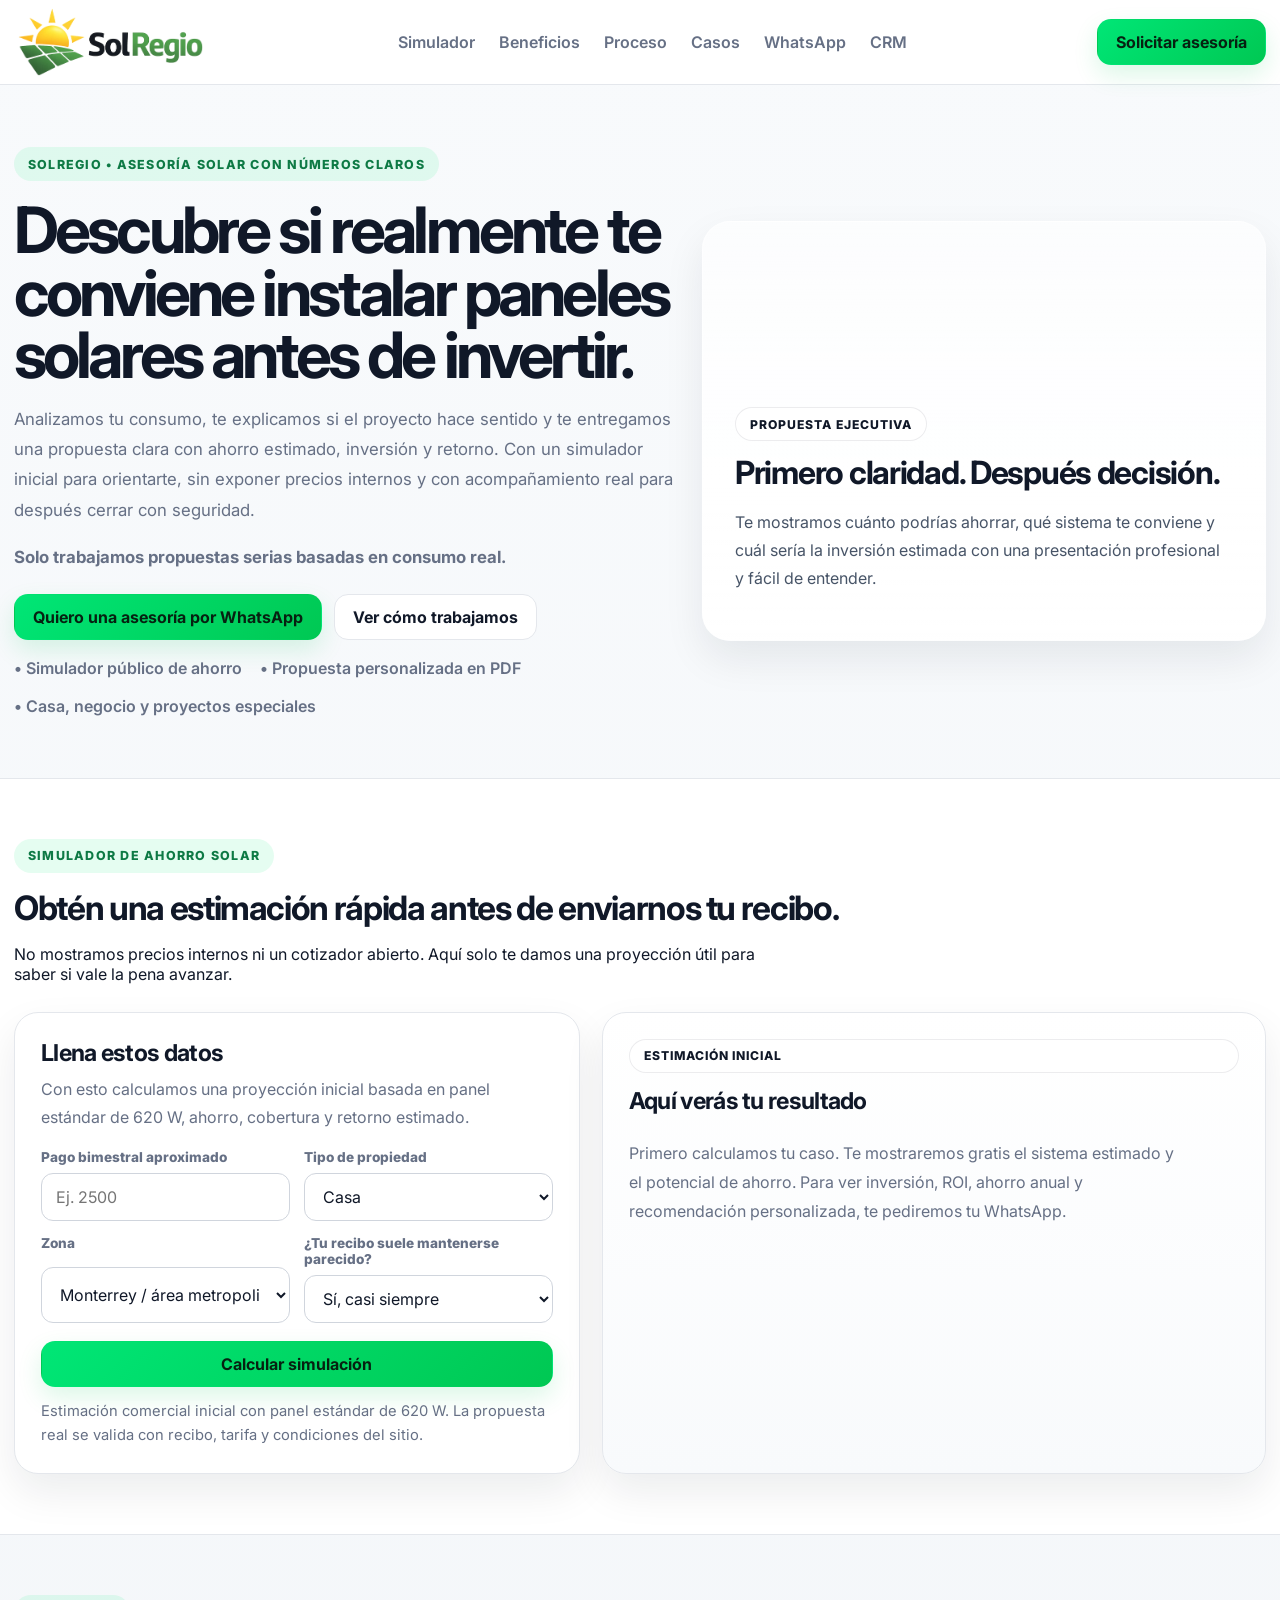
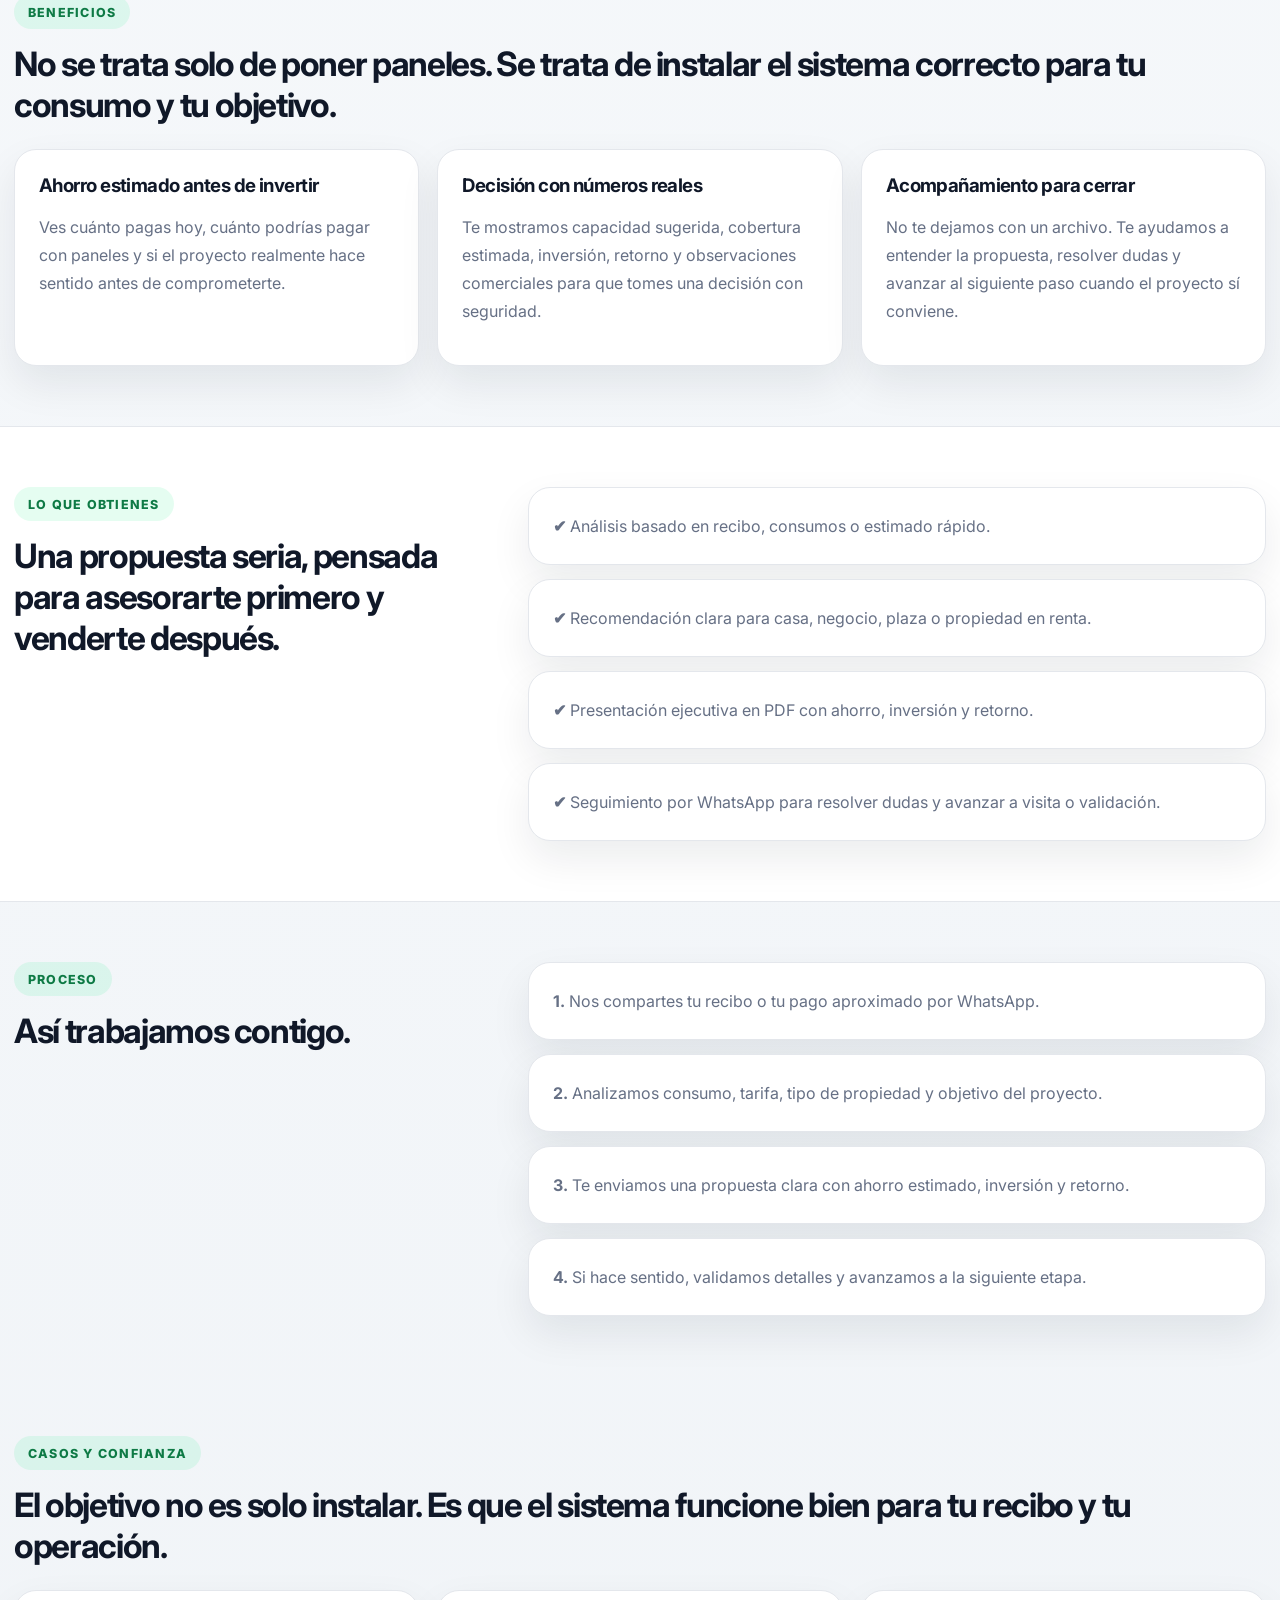
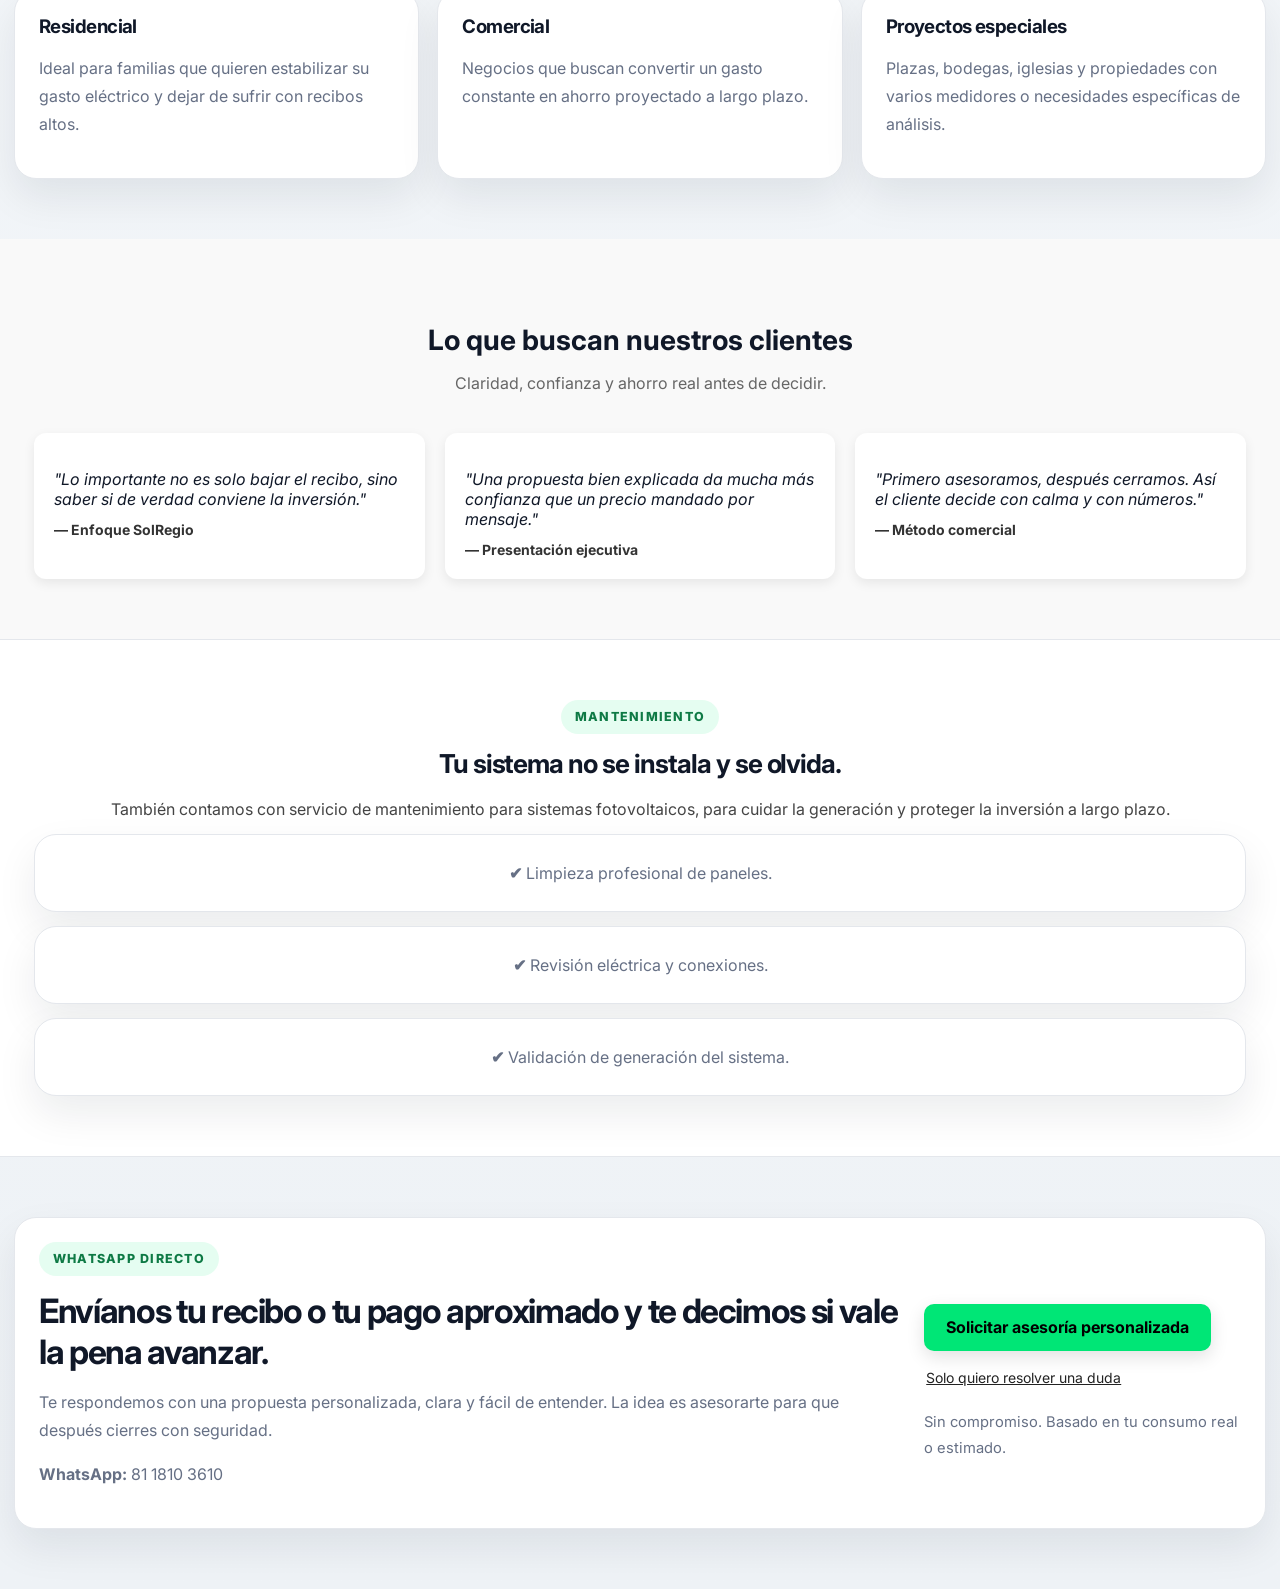
<file: index.html>
<!DOCTYPE html>
<html lang="es">
<head>
  <meta charset="UTF-8" />
  <meta name="viewport" content="width=device-width, initial-scale=1.0" />
  <title>SolRegio | Propuestas solares serias para casa y negocio</title>
  <meta property="og:title" content="SolRegio | Propuestas solares serias para casa y negocio">
<meta property="og:description" content="Descubre si realmente te conviene instalar paneles solares con un análisis claro de ahorro, inversión y retorno.">
<meta property="og:image" content="https://solregio.vercel.app/preview.png">
<meta property="og:image:secure_url" content="https://solregio.vercel.app/preview.png">
<meta property="og:image:type" content="image/png">
<meta property="og:image:width" content="1536">
<meta property="og:image:height" content="1024">
<meta property="og:url" content="https://solregio.vercel.app/">
<meta property="og:type" content="website">
<meta name="twitter:card" content="summary_large_image">
<meta name="twitter:image" content="https://solregio.vercel.app/preview.png">
  <meta name="description" content="Descubre si realmente te conviene instalar paneles solares. En SolRegio analizamos tu consumo y te entregamos una propuesta clara con ahorro, inversión y retorno estimado." />
  <link rel="preconnect" href="https://fonts.googleapis.com">
  <link rel="preconnect" href="https://fonts.gstatic.com" crossorigin>
  <link href="https://fonts.googleapis.com/css2?family=Inter:wght@400;500;600;700;800&display=swap" rel="stylesheet">
  <link rel="stylesheet" href="styles.css" />
</head>
<body class="theme-light">
  <header class="site-header">
    <div class="container nav">
      <a href="index.html" class="brand">
        <img src="logo-solregio-claro.png" alt="SolRegio" class="brand-logo">
      </a>
      <nav class="nav-links">
        <a href="#simulador">Simulador</a>
        <a href="#beneficios">Beneficios</a>
        <a href="#proceso">Proceso</a>
        <a href="#casos">Casos</a>
        <a href="#contacto">WhatsApp</a>
        <a href="crm.html">CRM</a>
      </nav>
      <div class="nav-actions">
        <a class="btn btn-primary" href="https://wa.me/528118103610?text=Hola,%20quiero%20saber%20si%20realmente%20me%20conviene%20instalar%20paneles%20solares.%20Pago%20aprox%20$____%20bimestral.">Solicitar asesoría</a>
      </div>
    </div>
  </header>

  <main>
    <section class="hero hero-home">
      <div class="container hero-grid">
        <div class="hero-copy">
          <div class="eyebrow">SolRegio • Asesoría solar con números claros</div>
          <h1>Descubre si realmente te conviene instalar paneles solares antes de invertir.</h1>
          <p>
            Analizamos tu consumo, te explicamos si el proyecto hace sentido y te entregamos una propuesta clara con ahorro estimado,
            inversión y retorno. Con un simulador inicial para orientarte, sin exponer precios internos y con acompañamiento real para después cerrar con seguridad.
          </p>

          <p class="filter-text">Solo trabajamos propuestas serias basadas en consumo real.</p>

          <div class="hero-actions">
            <a class="btn btn-primary" href="https://wa.me/528118103610?text=Hola,%20quiero%20saber%20si%20realmente%20me%20conviene%20instalar%20paneles%20solares.%20Pago%20aprox%20$____%20bimestral.">Quiero una asesoría por WhatsApp</a>
            <a class="btn btn-secondary" href="#proceso">Ver cómo trabajamos</a>
          </div>

          <div class="hero-points">
            <span>• Simulador público de ahorro</span>
            <span>• Propuesta personalizada en PDF</span>
            <span>• Casa, negocio y proyectos especiales</span>
          </div>
        </div>

        <div class="hero-visual card-glass hero-visual-local">
          <div class="hero-visual-content">
            <div class="visual-kicker">Propuesta ejecutiva</div>
            <h2>Primero claridad. Después decisión.</h2>
            <p>Te mostramos cuánto podrías ahorrar, qué sistema te conviene y cuál sería la inversión estimada con una presentación profesional y fácil de entender.</p>
          </div>
        </div>
      </div>
    </section>

    <section id="simulador" class="section section-soft simulador-section">
      <div class="container">
        <div class="section-head simulador-head">
          <div class="eyebrow">Simulador de ahorro solar</div>
          <h2>Obtén una estimación rápida antes de enviarnos tu recibo.</h2>
          <p>No mostramos precios internos ni un cotizador abierto. Aquí solo te damos una proyección útil para saber si vale la pena avanzar.</p>
        </div>

        <div class="simulador-layout">
          <article class="sim-card sim-card-form">
            <h3>Llena estos datos</h3>
            <p class="sim-card-sub">Con esto calculamos una proyección inicial basada en panel estándar de 620 W, ahorro, cobertura y retorno estimado.</p>

            <div class="sim-form-grid">
              <label class="sim-field">
                <span>Pago bimestral aproximado</span>
                <input type="number" id="simPago" min="500" step="100" placeholder="Ej. 2500">
              </label>

              <label class="sim-field">
                <span>Tipo de propiedad</span>
                <select id="simTipo">
                  <option value="casa">Casa</option>
                  <option value="negocio">Negocio</option>
                </select>
              </label>

              <label class="sim-field">
                <span>Zona</span>
                <select id="simZona">
                  <option value="monterrey">Monterrey / área metropolitana</option>
                  <option value="noreste">Noreste con buen sol</option>
                  <option value="otra">Otra zona</option>
                </select>
              </label>

              <label class="sim-field">
                <span>¿Tu recibo suele mantenerse parecido?</span>
                <select id="simEstabilidad">
                  <option value="estable">Sí, casi siempre</option>
                  <option value="variable">Varía a veces</option>
                  <option value="muy-variable">Cambia mucho</option>
                </select>
              </label>
            </div>

            <div class="sim-actions">
              <button class="btn btn-primary" id="btnSimular" type="button">Calcular simulación</button>
              <p class="sim-disclaimer">Estimación comercial inicial con panel estándar de 620 W. La propuesta real se valida con recibo, tarifa y condiciones del sitio.</p>
            </div>
          </article>

          <article class="sim-card sim-card-results" id="simResultados">
            <div class="sim-empty" id="simEmpty">
              <div class="visual-kicker">Estimación inicial</div>
              <h3>Aquí verás tu resultado</h3>
              <p>Primero calculamos tu caso. Te mostraremos gratis el sistema estimado y el potencial de ahorro. Para ver inversión, ROI, ahorro anual y recomendación personalizada, te pediremos tu WhatsApp.</p>
            </div>

            <div class="sim-teaser hidden" id="simTeaser">
              <div class="visual-kicker">Resultado inicial gratis</div>
              <h3>Tu sistema estimado ya está listo</h3>
              <div class="sim-free-grid">
                <div class="sim-kpi sim-kpi-highlight">
                  <span>Tu sistema estimado</span>
                  <strong id="simFreePaneles">-</strong>
                </div>
                <div class="sim-kpi sim-kpi-highlight">
                  <span>Ahorro potencial</span>
                  <strong id="simFreePotencial">-</strong>
                </div>
              </div>
              <p class="sim-card-sub" id="simFreeMensaje">Para ver el resultado completo, deja tu WhatsApp y te lo mando junto con recomendaciones.</p>
            </div>

            <div class="sim-lead-gate hidden" id="simLeadGate">
              <div class="visual-kicker">Desbloquea tu resultado completo</div>
              <h3>Déjame tu WhatsApp y te muestro inversión, ROI, ahorro anual y recomendación.</h3>
              <p class="sim-card-sub">Así recibes el resumen con números y yo puedo ayudarte a confirmar si aplica con tu recibo real.</p>

              <div class="sim-form-grid lead-form-grid">
                <label class="sim-field">
                  <span>Nombre</span>
                  <input type="text" id="leadNombre" placeholder="Tu nombre">
                </label>

                <label class="sim-field">
                  <span>WhatsApp</span>
                  <input type="tel" id="leadWhatsapp" placeholder="Ej. 8118103610">
                </label>
              </div>

              <div class="sim-actions">
                <button class="btn btn-primary" id="btnEnviarLead" type="button">Ver mi resultado y enviarlo por WhatsApp</button>
                <p class="sim-disclaimer" id="leadStatus">Tus datos se usan solo para dar seguimiento a esta simulación.</p>
              </div>
            </div>

            <div class="sim-output hidden" id="simOutput">
              <div class="sim-output-head">
                <div>
                  <div class="visual-kicker">Resultado estimado</div>
                  <h3 id="simTituloResultado">Proyecto con buen potencial de ahorro</h3>
                </div>
                <div class="sim-badge" id="simBadge">Evaluación inicial</div>
              </div>

              <div class="sim-kpis">
                <div class="sim-kpi">
                  <span>Paneles estimados</span>
                  <strong id="simPaneles">-</strong>
                </div>
                <div class="sim-kpi">
                  <span>Potencia estimada</span>
                  <strong id="simPotencia">-</strong>
                </div>
                <div class="sim-kpi">
                  <span>Generación anual</span>
                  <strong id="simGeneracion">-</strong>
                </div>
                <div class="sim-kpi">
                  <span>Cobertura estimada</span>
                  <strong id="simCobertura">-</strong>
                </div>
                <div class="sim-kpi">
                  <span>Ahorro bimestral</span>
                  <strong id="simAhorroBim">-</strong>
                </div>
                <div class="sim-kpi">
                  <span>Ahorro anual</span>
                  <strong id="simAhorroAnual">-</strong>
                </div>
                <div class="sim-kpi">
                  <span>ROI estimado</span>
                  <strong id="simRoi">-</strong>
                </div>
                <div class="sim-kpi sim-kpi-wide">
                  <span>Inversión estimada del sistema</span>
                  <strong id="simInversion">-</strong>
                </div>
                <div class="sim-kpi">
                  <span>Siguiente paso</span>
                  <strong id="simPaso">-</strong>
                </div>
              </div>

              <div class="sim-reading">
                <h4>Lectura rápida</h4>
                <p id="simLectura">-</p>
              </div>

              <div class="cta-buttons sim-cta">
                <a href="#" id="simWhatsApp" class="btn-whatsapp-main" target="_blank" rel="noopener noreferrer">Enviar mi resultado por WhatsApp</a>
                <a href="https://wa.me/528118103610?text=Hola,%20quiero%20que%20revises%20mi%20recibo%20de%20luz%20para%20ver%20si%20me%20conviene%20instalar%20paneles%20solares." class="btn-whatsapp-secondary" target="_blank" rel="noopener noreferrer">Prefiero mandar mi recibo directo</a>
              </div>
            </div>
          </article>
        </div>
      </div>
    </section>

    <section id="beneficios" class="section">
      <div class="container">
        <div class="section-head">
          <div class="eyebrow">Beneficios</div>
          <h2>No se trata solo de poner paneles. Se trata de instalar el sistema correcto para tu consumo y tu objetivo.</h2>
        </div>
        <div class="feature-grid">
          <article class="feature-card">
            <h3>Ahorro estimado antes de invertir</h3>
            <p>Ves cuánto pagas hoy, cuánto podrías pagar con paneles y si el proyecto realmente hace sentido antes de comprometerte.</p>
          </article>
          <article class="feature-card">
            <h3>Decisión con números reales</h3>
            <p>Te mostramos capacidad sugerida, cobertura estimada, inversión, retorno y observaciones comerciales para que tomes una decisión con seguridad.</p>
          </article>
          <article class="feature-card">
            <h3>Acompañamiento para cerrar</h3>
            <p>No te dejamos con un archivo. Te ayudamos a entender la propuesta, resolver dudas y avanzar al siguiente paso cuando el proyecto sí conviene.</p>
          </article>
        </div>
      </div>
    </section>

    <section class="section section-soft">
      <div class="container process-grid">
        <div>
          <div class="eyebrow">Lo que obtienes</div>
          <h2>Una propuesta seria, pensada para asesorarte primero y venderte después.</h2>
        </div>
        <div class="process-list">
          <div class="process-item"><strong>✔</strong> Análisis basado en recibo, consumos o estimado rápido.</div>
          <div class="process-item"><strong>✔</strong> Recomendación clara para casa, negocio, plaza o propiedad en renta.</div>
          <div class="process-item"><strong>✔</strong> Presentación ejecutiva en PDF con ahorro, inversión y retorno.</div>
          <div class="process-item"><strong>✔</strong> Seguimiento por WhatsApp para resolver dudas y avanzar a visita o validación.</div>
        </div>
      </div>
    </section>

    <section id="proceso" class="section">
      <div class="container process-grid">
        <div>
          <div class="eyebrow">Proceso</div>
          <h2>Así trabajamos contigo.</h2>
        </div>
        <div class="process-list">
          <div class="process-item"><strong>1.</strong> Nos compartes tu recibo o tu pago aproximado por WhatsApp.</div>
          <div class="process-item"><strong>2.</strong> Analizamos consumo, tarifa, tipo de propiedad y objetivo del proyecto.</div>
          <div class="process-item"><strong>3.</strong> Te enviamos una propuesta clara con ahorro estimado, inversión y retorno.</div>
          <div class="process-item"><strong>4.</strong> Si hace sentido, validamos detalles y avanzamos a la siguiente etapa.</div>
        </div>
      </div>
    </section>

    <section id="casos" class="section">
      <div class="container">
        <div class="section-head">
          <div class="eyebrow">Casos y confianza</div>
          <h2>El objetivo no es solo instalar. Es que el sistema funcione bien para tu recibo y tu operación.</h2>
        </div>
        <div class="feature-grid">
          <article class="feature-card">
            <h3>Residencial</h3>
            <p>Ideal para familias que quieren estabilizar su gasto eléctrico y dejar de sufrir con recibos altos.</p>
          </article>
          <article class="feature-card">
            <h3>Comercial</h3>
            <p>Negocios que buscan convertir un gasto constante en ahorro proyectado a largo plazo.</p>
          </article>
          <article class="feature-card">
            <h3>Proyectos especiales</h3>
            <p>Plazas, bodegas, iglesias y propiedades con varios medidores o necesidades específicas de análisis.</p>
          </article>
        </div>
      </div>
    </section>

    <section class="testimonios">
      <div class="container">
        <h2>Lo que buscan nuestros clientes</h2>
        <p class="sub">Claridad, confianza y ahorro real antes de decidir.</p>
        <div class="testimonios-grid">
          <div class="testimonio-card">
            <p>"Lo importante no es solo bajar el recibo, sino saber si de verdad conviene la inversión."</p>
            <span>— Enfoque SolRegio</span>
          </div>
          <div class="testimonio-card">
            <p>"Una propuesta bien explicada da mucha más confianza que un precio mandado por mensaje."</p>
            <span>— Presentación ejecutiva</span>
          </div>
          <div class="testimonio-card">
            <p>"Primero asesoramos, después cerramos. Así el cliente decide con calma y con números."</p>
            <span>— Método comercial</span>
          </div>
        </div>
      </div>
    </section>

    <section class="section section-soft mantenimiento">
      <div class="container">
        <div class="section-head">
          <div class="eyebrow">Mantenimiento</div>
          <h2>Tu sistema no se instala y se olvida.</h2>
        </div>
        <p>También contamos con servicio de mantenimiento para sistemas fotovoltaicos, para cuidar la generación y proteger la inversión a largo plazo.</p>
        <div class="process-list">
          <div class="process-item"><strong>✔</strong> Limpieza profesional de paneles.</div>
          <div class="process-item"><strong>✔</strong> Revisión eléctrica y conexiones.</div>
          <div class="process-item"><strong>✔</strong> Validación de generación del sistema.</div>
        </div>
      </div>
    </section>

    <section id="contacto" class="section">
      <div class="container contact-strip">
        <div>
          <div class="eyebrow">WhatsApp directo</div>
          <h2>Envíanos tu recibo o tu pago aproximado y te decimos si vale la pena avanzar.</h2>
          <p>Te respondemos con una propuesta personalizada, clara y fácil de entender. La idea es asesorarte para que después cierres con seguridad.</p>
          <p><strong>WhatsApp:</strong> 81 1810 3610</p>
        </div>
        <div class="cta-buttons">
          <a href="https://wa.me/528118103610?text=Hola,%20quiero%20saber%20si%20realmente%20me%20conviene%20instalar%20paneles%20solares.%20Pago%20aprox%20$____%20bimestral." class="btn-whatsapp-main">Solicitar asesoría personalizada</a>
          <a href="https://wa.me/528118103610?text=Hola,%20tengo%20una%20duda%20sobre%20paneles%20solares,%20%C2%BFme%20puedes%20apoyar?" class="btn-whatsapp-secondary">Solo quiero resolver una duda</a>
          <p class="contact-mini-note">Sin compromiso. Basado en tu consumo real o estimado.</p>
        </div>
      </div>
    </section>
  </main>

  <script src="app.js"></script>
</body>
</html>
</file>
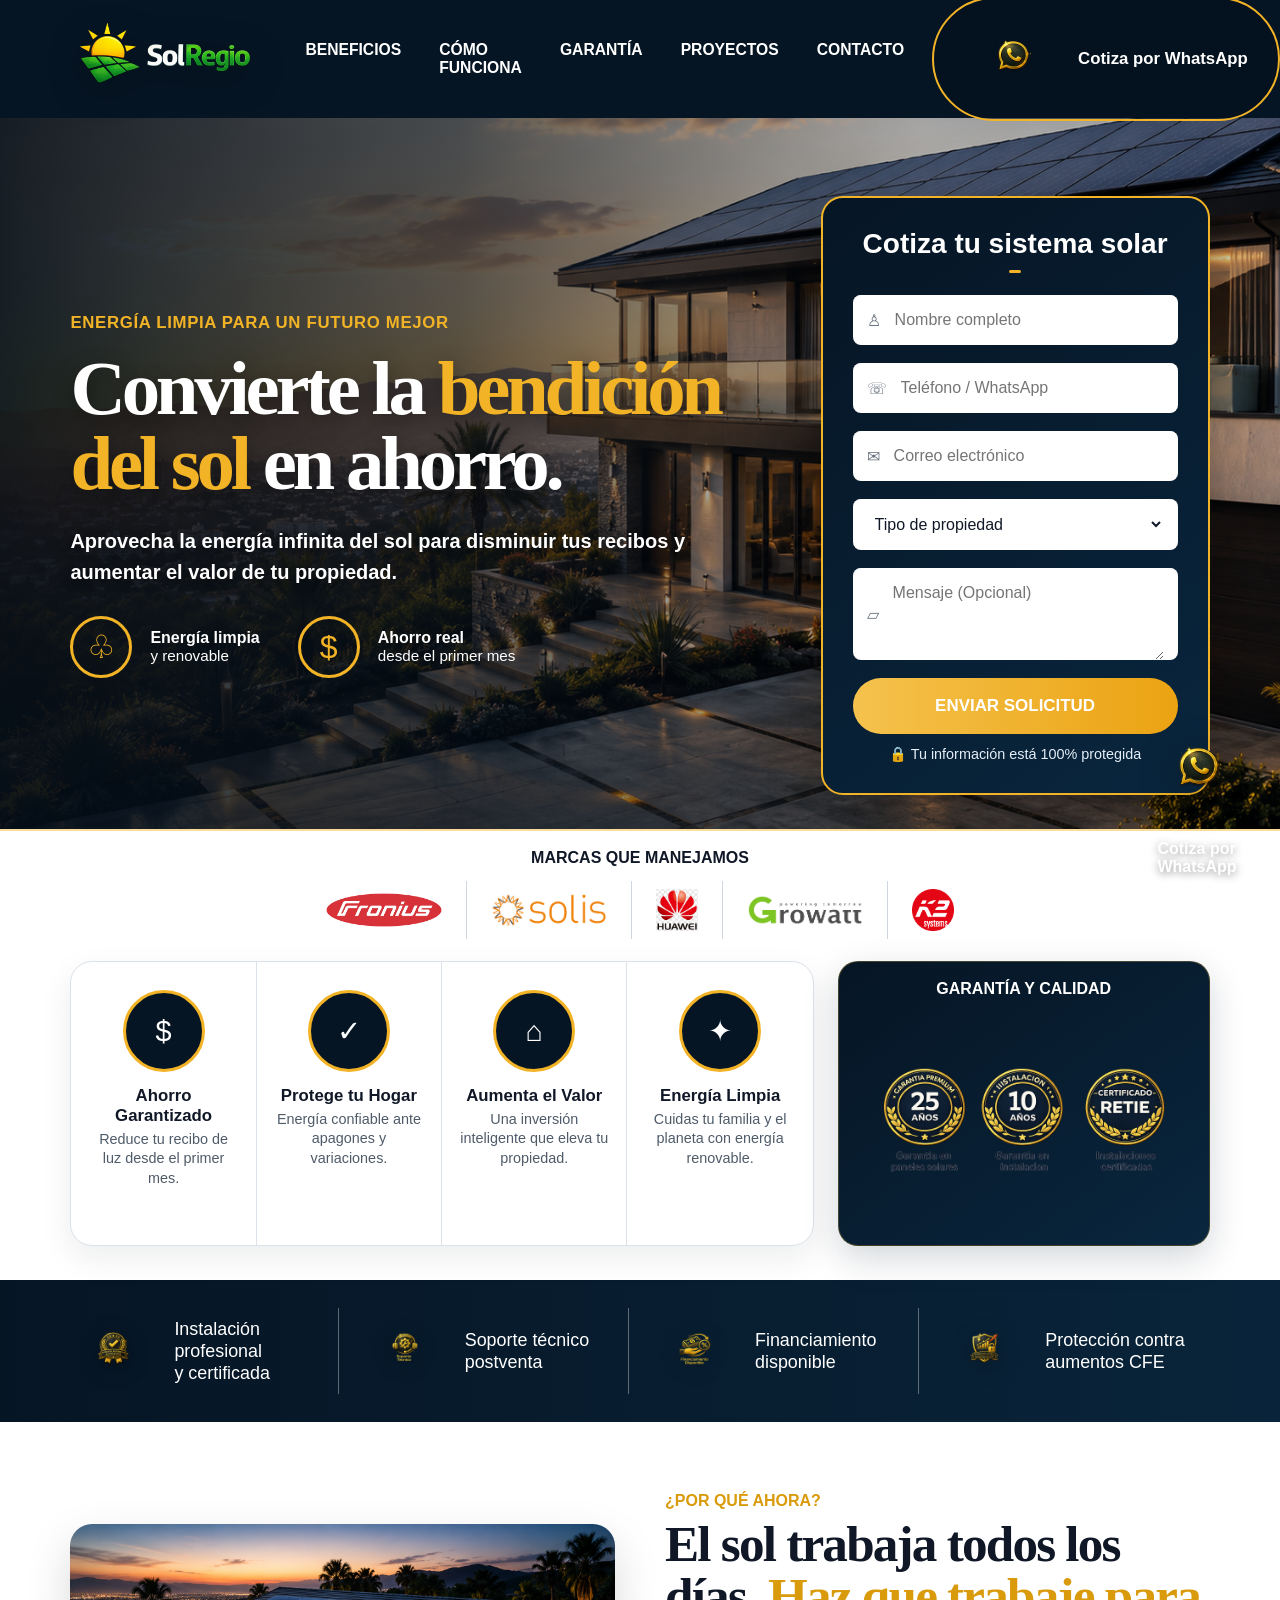
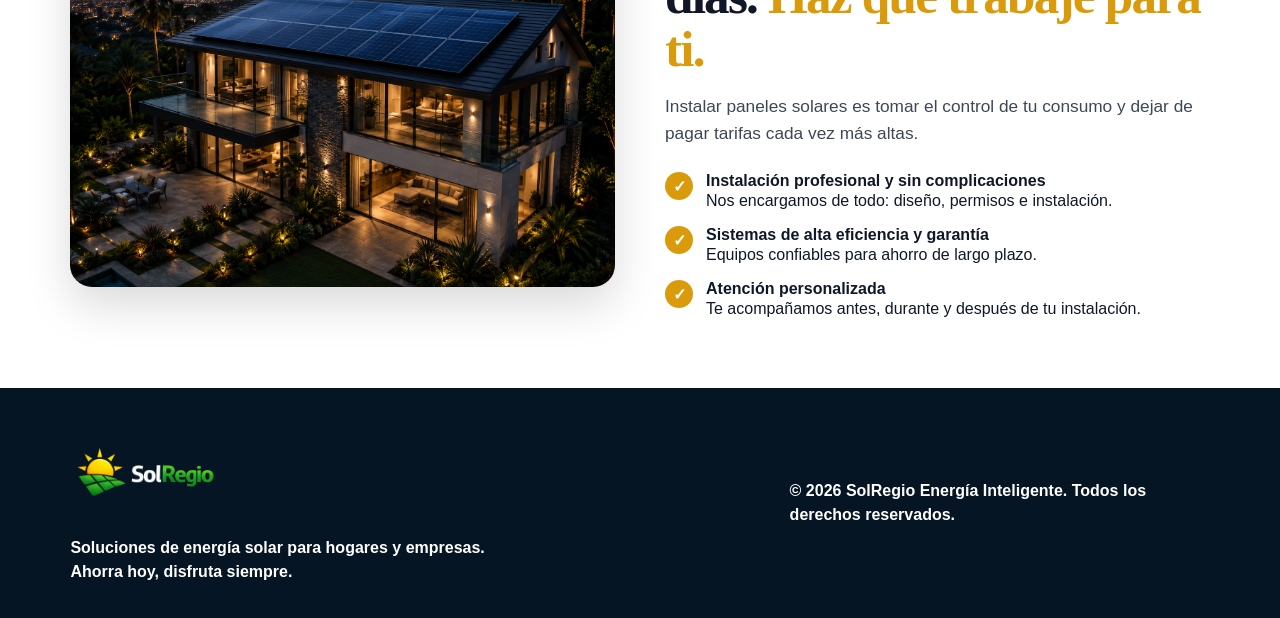
<file: landing/index.html>
<!DOCTYPE html>
<html lang="es">
<head>
<meta charset="UTF-8">
<meta name="viewport" content="width=device-width, initial-scale=1.0">
<title>SolRegio | Convierte la bendición del sol en ahorro</title>
<meta name="description" content="Cotiza tu sistema solar con SolRegio. Paneles solares para ahorrar en tu recibo de luz.">
<style>
:root{--navy:#061724;--navy2:#09243a;--gold:#f2b326;--gold2:#d99b0b;--text:#101827}
*{box-sizing:border-box;margin:0;padding:0}
body{font-family:Arial,Helvetica,sans-serif;background:#fff;color:var(--text);overflow-x:hidden}
a{text-decoration:none;color:inherit}
.hero{min-height:720px;background:linear-gradient(90deg,rgba(3,13,24,.92) 0%,rgba(3,13,24,.66) 36%,rgba(3,13,24,.12) 72%),url('/landing/assets/hero-solregio-final.png');background-size:cover;background-position:center;color:white;position:relative}
.nav{height:118px;background:#061524;display:flex;align-items:center;justify-content:space-between;padding:0 5.5%;gap:28px;position:relative;z-index:5}
.logo{height:138px;max-width:460px;object-fit:contain;filter:drop-shadow(0 8px 18px rgba(0,0,0,.4))}
.navlinks{display:flex;gap:38px;font-weight:900;text-transform:uppercase;font-size:.98rem}
.whats-top{border:2px solid var(--gold);border-radius:999px;padding:12px 30px;display:flex;gap:18px;align-items:center;font-weight:900;font-size:1.05rem;background:rgba(2,15,26,.55);white-space:nowrap}
.whats-top img{width:96px;height:96px;object-fit:contain}
.hero-grid{display:grid;grid-template-columns:1.35fr .75fr;gap:50px;padding:78px 5.5% 34px;align-items:center}
.eyebrow{color:var(--gold);font-weight:900;text-transform:uppercase;letter-spacing:.04em;font-size:1.05rem;margin-bottom:18px}
h1{font-family:Georgia,'Times New Roman',serif;font-size:clamp(3.7rem,6vw,6rem);line-height:.98;letter-spacing:-.055em;max-width:760px;text-shadow:0 5px 20px rgba(0,0,0,.35)}
h1 span{color:var(--gold)}
.hero-copy{font-size:1.25rem;line-height:1.55;max-width:680px;margin:25px 0 28px;font-weight:700;text-shadow:0 3px 12px rgba(0,0,0,.42)}
.hero-badges{display:flex;gap:38px;align-items:center;flex-wrap:wrap}
.mini{display:flex;gap:18px;align-items:center}
.mini i{width:62px;height:62px;border:3px solid var(--gold);border-radius:50%;display:grid;place-items:center;color:var(--gold);font-size:2rem;font-style:normal}
.mini b{display:block;font-size:1rem}.mini small{font-size:.95rem;color:#fff}
.form-panel{background:linear-gradient(145deg,#061524,#09263e);border:2px solid var(--gold);border-radius:22px;padding:30px;box-shadow:0 22px 70px rgba(0,0,0,.45)}
.form-panel h2{text-align:center;font-size:1.75rem;color:white;margin-bottom:10px}
.form-panel .line{width:12px;height:3px;background:var(--gold);border-radius:8px;margin:0 auto 22px}
.form-panel form{display:grid;gap:18px}
.input-wrap{background:#fff;border-radius:8px;display:flex;align-items:center;padding:0 14px;box-shadow:inset 0 1px 0 rgba(255,255,255,.6)}
.input-wrap span{color:#6b7480;margin-right:10px}
input,select,textarea{width:100%;border:0;outline:0;padding:16px 4px;font-size:1rem;background:white;color:#111827;font-family:inherit}
textarea{min-height:92px;resize:vertical}
.submit{border:0;background:linear-gradient(90deg,#f5c24d,#eba312);color:white;font-weight:900;border-radius:999px;padding:18px;font-size:1.06rem;cursor:pointer}
.secure{text-align:center;color:#e5eef7;font-size:.9rem;margin-top:12px}
.white-band{background:#fff;position:relative;z-index:3;padding:18px 5.5% 34px;border-top:2px solid rgba(242,179,38,.45)}
.brand-title{text-align:center;font-weight:900;text-transform:uppercase;font-size:1rem;margin-bottom:14px;color:#101827}
.brand-row{display:flex;align-items:center;justify-content:center;gap:0;flex-wrap:wrap;max-width:820px;margin:0 auto 22px}
.brand-row img,.brand-row span{height:58px;max-width:165px;object-fit:contain;padding:8px 24px;border-right:1px solid #cfd6df;font-weight:900;font-size:1.2rem;display:grid;place-items:center;color:#333}
.brand-row img:last-child,.brand-row span:last-child{border-right:0}
.info-grid{display:grid;grid-template-columns:1.4fr .7fr;gap:24px;align-items:stretch;max-width:1280px;margin:0 auto}
.benefit-row{background:#fff;border:1px solid #dce2ea;border-radius:22px;box-shadow:0 12px 32px rgba(8,27,43,.08);display:grid;grid-template-columns:repeat(4,1fr);overflow:hidden}
.benefit{display:flex;flex-direction:column;gap:14px;align-items:center;text-align:center;padding:28px 18px;border-right:1px solid #dce2ea}
.benefit:last-child{border-right:0}
.benefit .circle{width:82px;height:82px;border-radius:50%;background:#061524;color:#fff;display:grid;place-items:center;font-size:1.8rem;border:3px solid var(--gold);flex:none}
.benefit h3{font-size:1.05rem;margin-bottom:4px}.benefit p{font-size:.9rem;color:#4f5b69;line-height:1.35}
.guarantee-box{background:linear-gradient(145deg,#061524,#09263e);border-radius:20px;padding:18px 22px;box-shadow:0 12px 35px rgba(8,27,43,.18);color:white;text-align:center;border:1px solid rgba(242,179,38,.25)}
.guarantee-box h3{text-transform:uppercase;font-size:1rem;margin-bottom:8px}
.guarantee-box img{width:100%;max-width:360px;height:auto;object-fit:contain}
.dark-services{background:linear-gradient(90deg,#061524,#09243a);color:white;padding:28px 5.5%;display:grid;grid-template-columns:repeat(4,1fr);gap:22px}
.service{display:flex;align-items:center;gap:18px;border-right:1px solid rgba(255,255,255,.35);padding-right:20px}
.service:last-child{border-right:0}
.service i{color:var(--gold);font-size:2.1rem;font-style:normal}.service span{font-size:1.12rem;line-height:1.25}
.content{padding:70px 5.5%;display:grid;grid-template-columns:1fr 1fr;gap:50px;align-items:center}
.content img{width:100%;border-radius:22px;box-shadow:0 18px 45px rgba(0,0,0,.15)}
.tag{color:var(--gold2);font-weight:900;text-transform:uppercase;margin-bottom:8px}
.content h2{font-family:Georgia,'Times New Roman',serif;font-size:clamp(2.2rem,4vw,3.8rem);line-height:1.02;letter-spacing:-.035em;margin-bottom:18px}
.content h2 span{color:var(--gold2)}
.content p{font-size:1.08rem;color:#3d4854;line-height:1.6;margin-bottom:24px}
.checks{display:grid;gap:16px}.check{display:flex;gap:13px;align-items:flex-start}
.check i{width:28px;height:28px;background:var(--gold2);border-radius:50%;display:grid;place-items:center;color:white;font-style:normal;font-weight:900;flex:none}
.check b{display:block;margin-bottom:2px}
.float-whatsapp{position:fixed;right:22px;bottom:24px;z-index:20;display:flex;flex-direction:column;align-items:center;gap:8px;color:white;font-weight:900;text-shadow:0 2px 8px rgba(0,0,0,.45)}
.float-whatsapp img{width:122px;height:122px;object-fit:contain;filter:drop-shadow(0 10px 20px rgba(0,0,0,.38))}
footer{background:#061524;color:white;padding:34px 5.5%;display:flex;align-items:center;justify-content:space-between;gap:30px}
.footer-logo{height:110px;max-width:360px;object-fit:contain}footer p{max-width:420px;line-height:1.5;font-weight:700}
@media(max-width:1000px){.nav{height:auto;padding:16px 5%;flex-wrap:wrap}.logo{height:72px}.navlinks{display:none}.hero-grid,.content,.info-grid{grid-template-columns:1fr}.hero-grid{padding-top:50px}.benefit-row{grid-template-columns:1fr 1fr}.dark-services{grid-template-columns:1fr 1fr}}
@media(max-width:620px){h1{font-size:3.25rem}.form-panel{padding:22px}.benefit-row,.dark-services{grid-template-columns:1fr}.brand-row img,.brand-row span{border-right:0;max-width:145px}.float-whatsapp img{width:78px;height:78px}footer{display:block;text-align:center}.footer-logo{margin-bottom:18px}}
</style>
</head>
<body>
<section class="hero">
<nav class="nav">
<img class="logo" src="/landing/assets/solregio-logo-final.png" alt="SolRegio">
<div class="navlinks"><a href="#beneficios">Beneficios</a><a href="#como">Cómo funciona</a><a href="#garantia">Garantía</a><a href="#proyectos">Proyectos</a><a href="#contacto">Contacto</a></div>
<a class="whats-top" href="https://wa.me/528118103610?text=Hola,%20quiero%20cotizar%20paneles%20solares"><img src="/landing/assets/whatsapp-premium.png" alt="">Cotiza por WhatsApp</a>
</nav>
<div class="hero-grid">
<div>
<div class="eyebrow">Energía limpia para un futuro mejor</div>
<h1>Convierte la <span>bendición del sol</span> en ahorro.</h1>
<p class="hero-copy">Aprovecha la energía infinita del sol para disminuir tus recibos y aumentar el valor de tu propiedad.</p>
<div class="hero-badges"><div class="mini"><i>♧</i><div><b>Energía limpia</b><small>y renovable</small></div></div><div class="mini"><i>$</i><div><b>Ahorro real</b><small>desde el primer mes</small></div></div></div>
</div>
<div class="form-panel" id="contacto">
<h2>Cotiza tu sistema solar</h2><div class="line"></div>

<form id="solarForm">
<div class="input-wrap"><span>♙</span><input id="nombre" placeholder="Nombre completo" required></div>
<div class="input-wrap"><span>☏</span><input id="telefono" placeholder="Teléfono / WhatsApp" required></div>
<div class="input-wrap"><span>✉</span><input id="correo" placeholder="Correo electrónico"></div>
<div class="input-wrap">
<select id="tipo" required>
<option value="">Tipo de propiedad</option>
<option>Residencial</option>
<option>Comercial</option>
</select>
</div>
<div class="input-wrap"><span>▱</span><textarea id="mensaje" placeholder="Mensaje (Opcional)"></textarea></div>
<button class="submit" type="submit">ENVIAR SOLICITUD</button>
</form>

<script>
document.getElementById("solarForm").addEventListener("submit", function(e){
e.preventDefault();

const nombre = document.getElementById("nombre").value;
const telefono = document.getElementById("telefono").value;
const correo = document.getElementById("correo").value;
const tipo = document.getElementById("tipo").value;
const mensaje = document.getElementById("mensaje").value;

const texto =
`Hola Miguel, quiero cotizar paneles solares.

Nombre: ${nombre}
Teléfono: ${telefono}
Correo: ${correo}
Tipo de propiedad: ${tipo}
Mensaje: ${mensaje}`;

const url = `https://wa.me/528118103610?text=${encodeURIComponent(texto)}`;

window.open(url, "_blank");
});
</script>
<div class="secure">🔒 Tu información está 100% protegida</div>
</div>
</div>
</section>

<section class="white-band" id="beneficios">
<div class="brand-title">Marcas que manejamos</div>
<div class="brand-row"><img src="/landing/assets/brands/fronius.png" alt="FRONIUS"><img src="/landing/assets/brands/solis.png" alt="SOLIS"><img src="/landing/assets/brands/huawei.png" alt="HUAWEI"><img src="/landing/assets/brands/growatt.png" alt="GROWATT"><img src="/landing/assets/brands/k2.png" alt="K2"></div>
<div class="info-grid">
<div class="benefit-row">
<div class="benefit"><div class="circle">$</div><div><h3>Ahorro Garantizado</h3><p>Reduce tu recibo de luz desde el primer mes.</p></div></div>
<div class="benefit"><div class="circle">✓</div><div><h3>Protege tu Hogar</h3><p>Energía confiable ante apagones y variaciones.</p></div></div>
<div class="benefit"><div class="circle">⌂</div><div><h3>Aumenta el Valor</h3><p>Una inversión inteligente que eleva tu propiedad.</p></div></div>
<div class="benefit"><div class="circle">✦</div><div><h3>Energía Limpia</h3><p>Cuidas tu familia y el planeta con energía renovable.</p></div></div>
</div>
<div class="guarantee-box" id="garantia"><h3>Garantía y calidad</h3><img src="/landing/assets/garantia-calidad.png" alt="Garantía y calidad"></div>
</div>
</section>

<section class="dark-services">
<div class="service"><img src="/landing/assets/instaladores.png" style="width:86px;height:86px;object-fit:contain;filter:drop-shadow(0 4px 10px rgba(0,0,0,.25))"><span>Instalación profesional<br>y certificada</span></div>
<div class="service"><img src="/landing/assets/soporte.png" style="width:86px;height:86px;object-fit:contain;filter:drop-shadow(0 4px 10px rgba(0,0,0,.25))"><span>Soporte técnico<br>postventa</span></div>
<div class="service"><img src="/landing/assets/financiamiento.png" style="width:86px;height:86px;object-fit:contain;filter:drop-shadow(0 4px 10px rgba(0,0,0,.25))"><span>Financiamiento<br>disponible</span></div>
<div class="service"><img src="/landing/assets/proteccion-cfe.png" style="width:86px;height:86px;object-fit:contain;filter:drop-shadow(0 4px 10px rgba(0,0,0,.25))"><span>Protección contra<br>aumentos CFE</span></div>
</section>

<section class="content" id="como">
<img src="/landing/assets/casa-paneles-final.png" alt="Casa moderna con paneles solares">
<div><div class="tag">¿Por qué ahora?</div><h2>El sol trabaja todos los días. <span>Haz que trabaje para ti.</span></h2><p>Instalar paneles solares es tomar el control de tu consumo y dejar de pagar tarifas cada vez más altas.</p>
<div class="checks">
<div class="check"><i>✓</i><div><b>Instalación profesional y sin complicaciones</b><span>Nos encargamos de todo: diseño, permisos e instalación.</span></div></div>
<div class="check"><i>✓</i><div><b>Sistemas de alta eficiencia y garantía</b><span>Equipos confiables para ahorro de largo plazo.</span></div></div>
<div class="check"><i>✓</i><div><b>Atención personalizada</b><span>Te acompañamos antes, durante y después de tu instalación.</span></div></div>
</div></div>
</section>

<footer><div><img class="footer-logo" src="/landing/assets/solregio-logo-final.png" alt="SolRegio"><p>Soluciones de energía solar para hogares y empresas. Ahorra hoy, disfruta siempre.</p></div><p>© 2026 SolRegio Energía Inteligente. Todos los derechos reservados.</p></footer>
<a class="float-whatsapp" href="https://wa.me/528118103610?text=Hola,%20quiero%20cotizar%20paneles%20solares"><img src="/landing/assets/whatsapp-premium.png" alt="WhatsApp"><span>Cotiza por<br>WhatsApp</span></a>
</body>
</html>
</file>
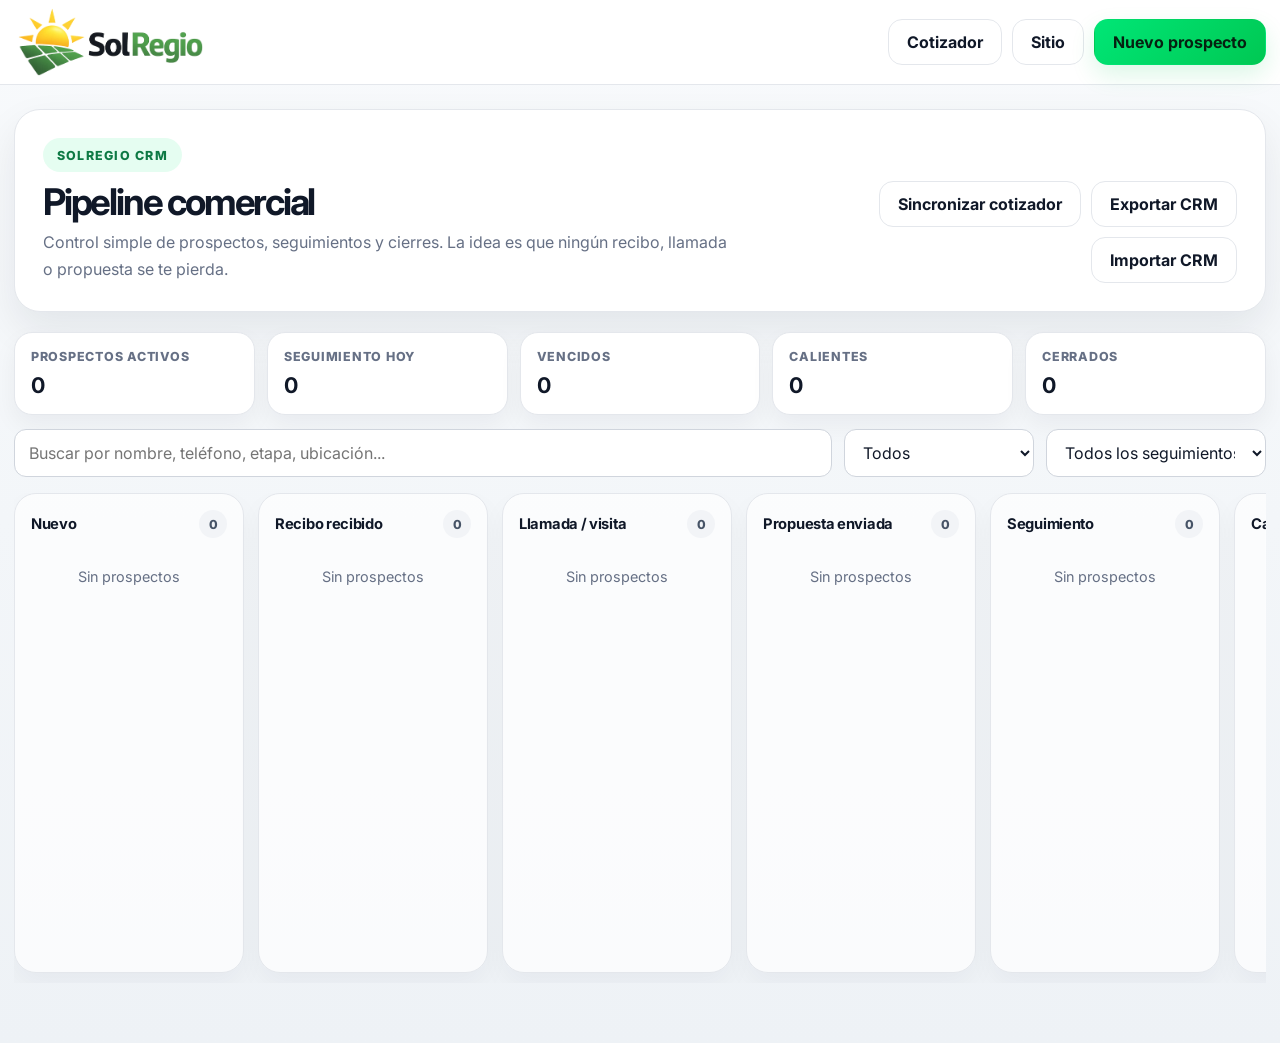
<file: crm.html>
<!DOCTYPE html>
<html lang="es">
<head>
  <meta charset="UTF-8" />
  <meta name="viewport" content="width=device-width, initial-scale=1.0" />
  <title>SolRegio | CRM visual</title>
  <link rel="preconnect" href="https://fonts.googleapis.com">
  <link rel="preconnect" href="https://fonts.gstatic.com" crossorigin>
  <link href="https://fonts.googleapis.com/css2?family=Inter:wght@400;500;600;700;800&display=swap" rel="stylesheet">
  <link rel="stylesheet" href="styles.css" />
</head>
<body class="theme-light crm-page-body">
  <header class="site-header">
    <div class="container nav">
      <a href="index.html" class="brand"><img src="logo-solregio-claro.png" alt="SolRegio" class="brand-logo"></a>
      <div class="nav-actions">
        <a class="btn btn-secondary" href="cotizador.html">Cotizador</a>
        <a class="btn btn-secondary" href="index.html">Sitio</a>
        <button class="btn btn-primary" type="button" id="btnNuevoLead">Nuevo prospecto</button>
      </div>
    </div>
  </header>

  <main class="crm-shell">
    <section class="crm-hero">
      <div>
        <div class="eyebrow">SolRegio CRM</div>
        <h1>Pipeline comercial</h1>
        <p>Control simple de prospectos, seguimientos y cierres. La idea es que ningún recibo, llamada o propuesta se te pierda.</p>
      </div>
      <div class="crm-hero-actions">
        <button class="btn btn-secondary" type="button" id="btnSincronizarCotizador">Sincronizar cotizador</button>
        <button class="btn btn-secondary" type="button" id="btnExportarCrm">Exportar CRM</button>
        <button class="btn btn-secondary" type="button" id="btnImportarCrm">Importar CRM</button>
        <input type="file" id="inputImportarCrm" class="hidden" accept="application/json">
      </div>
    </section>

    <section class="crm-stats-row" id="crmStats"></section>

    <section class="crm-toolbar-v2">
      <input id="crmSearch" type="search" placeholder="Buscar por nombre, teléfono, etapa, ubicación...">
      <select id="crmFiltroTemp">
        <option value="">Todos</option>
        <option value="caliente">Calientes</option>
        <option value="tibio">Tibios</option>
        <option value="frio">Fríos</option>
      </select>
      <select id="crmFiltroVence">
        <option value="">Todos los seguimientos</option>
        <option value="hoy">Seguimiento hoy</option>
        <option value="vencido">Vencidos</option>
      </select>
    </section>

    <section class="crm-board" id="crmBoard"></section>
  </main>

  <div class="crm-modal-backdrop hidden" id="crmModal">
    <article class="crm-modal-card">
      <div class="crm-modal-head">
        <div>
          <h2 id="crmModalTitle">Nuevo prospecto</h2>
          <p>Captura solo lo necesario. Lo demás se completa conforme avance el cliente.</p>
        </div>
        <button class="crm-icon-btn" type="button" id="btnCerrarModal">×</button>
      </div>

      <form id="crmForm" class="crm-form">
        <input type="hidden" id="crmId">
        <label><span>Nombre</span><input id="crmNombre" required placeholder="Ej. Israel Díaz"></label>
        <label><span>WhatsApp</span><input id="crmTelefono" placeholder="Ej. 8118103610"></label>
        <label><span>Ubicación</span><input id="crmUbicacion" placeholder="Colonia / municipio"></label>
        <label><span>Origen</span>
          <select id="crmOrigen">
            <option>WhatsApp conocido</option>
            <option>Grupo WhatsApp</option>
            <option>Facebook</option>
            <option>Recomendado</option>
            <option>Iglesia / conocido</option>
            <option>Otro</option>
          </select>
        </label>
        <label><span>Etapa</span><select id="crmEtapa"></select></label>
        <label><span>Temperatura</span>
          <select id="crmTemperatura">
            <option value="tibio">Tibio</option>
            <option value="caliente">Caliente</option>
            <option value="frio">Frío</option>
          </select>
        </label>
        <label><span>Próximo seguimiento</span><input id="crmProximo" type="date"></label>
        <label><span>Valor / total estimado</span><input id="crmTotal" placeholder="Ej. $65,337"></label>
        <label class="crm-wide"><span>Notas</span><textarea id="crmNotas" placeholder="Ej. Dijo que le interesa pero no tiene presupuesto por ahora..."></textarea></label>

        <div class="crm-modal-actions">
          <button class="btn btn-secondary" type="button" id="btnEliminarLead">Eliminar</button>
          <button class="btn btn-primary" type="submit">Guardar</button>
        </div>
      </form>
    </article>
  </div>

  <script src="crm.js"></script>
</body>
</html>
</file>
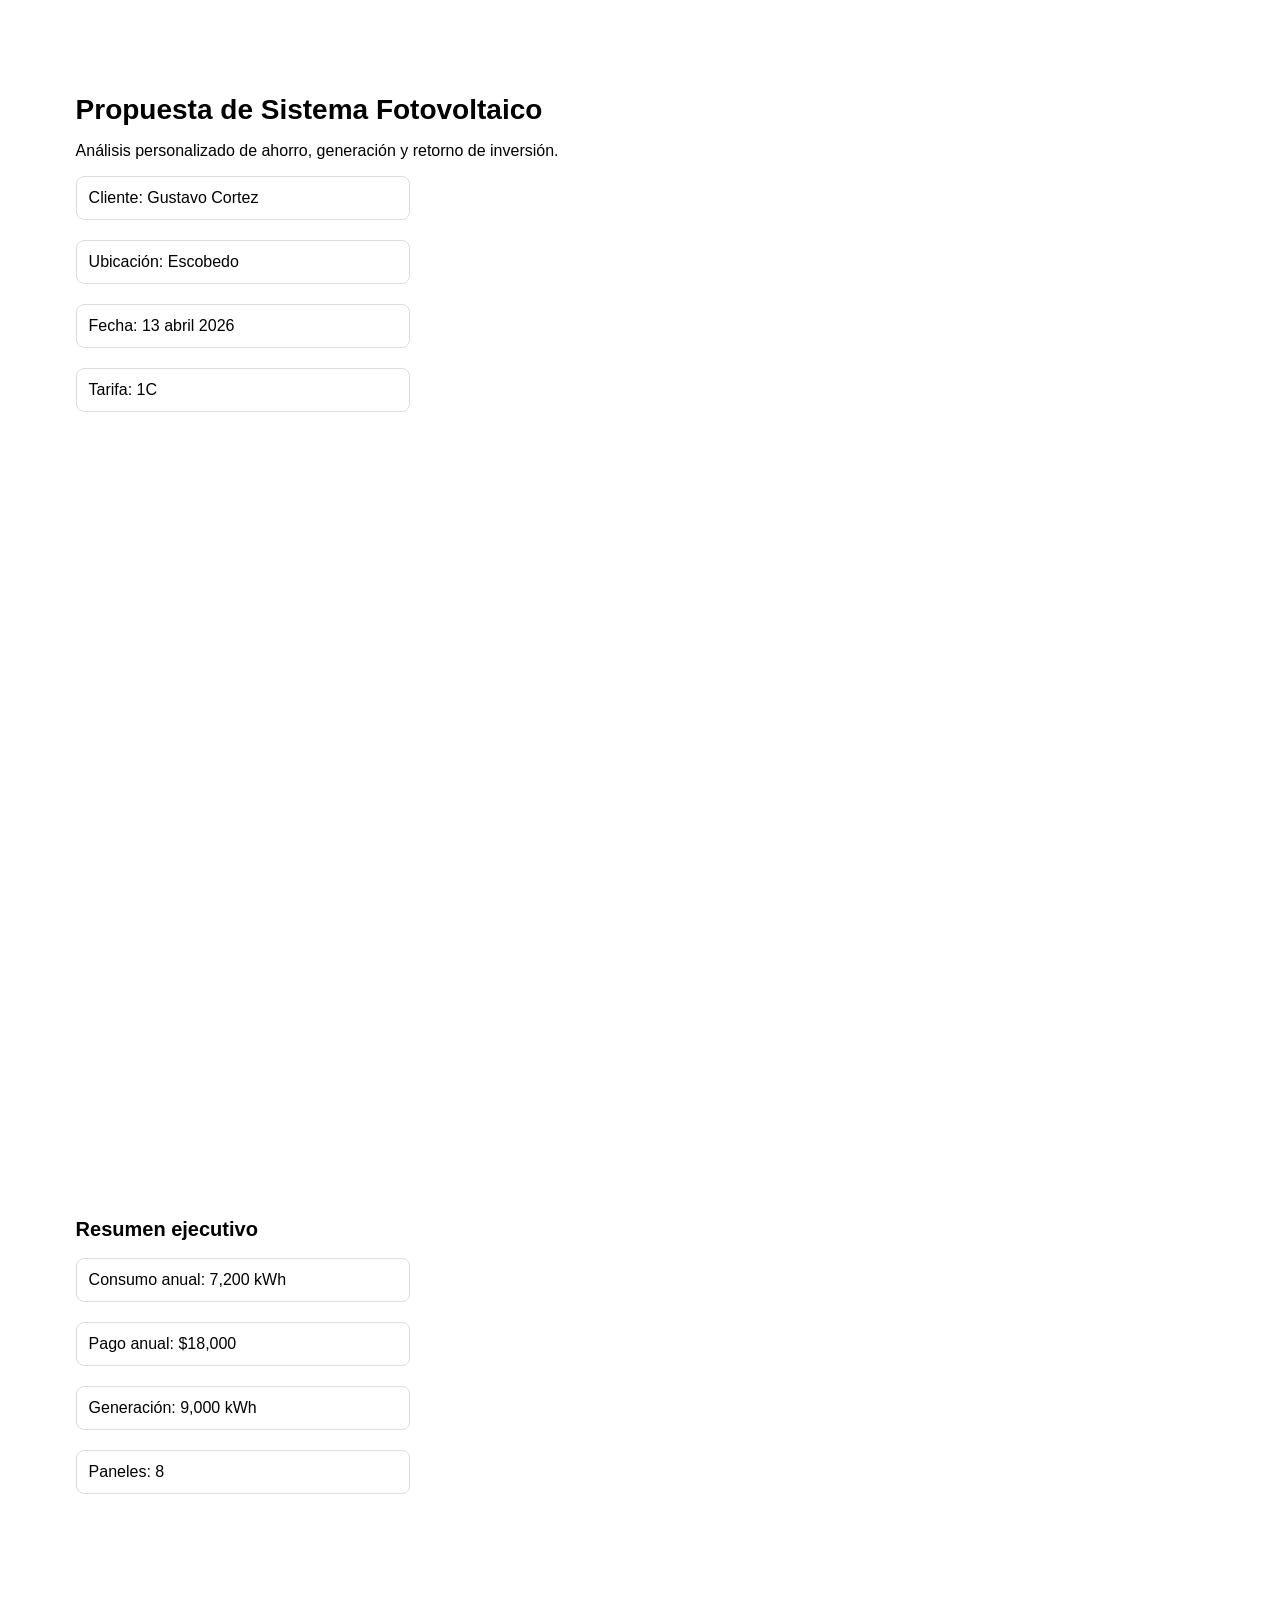
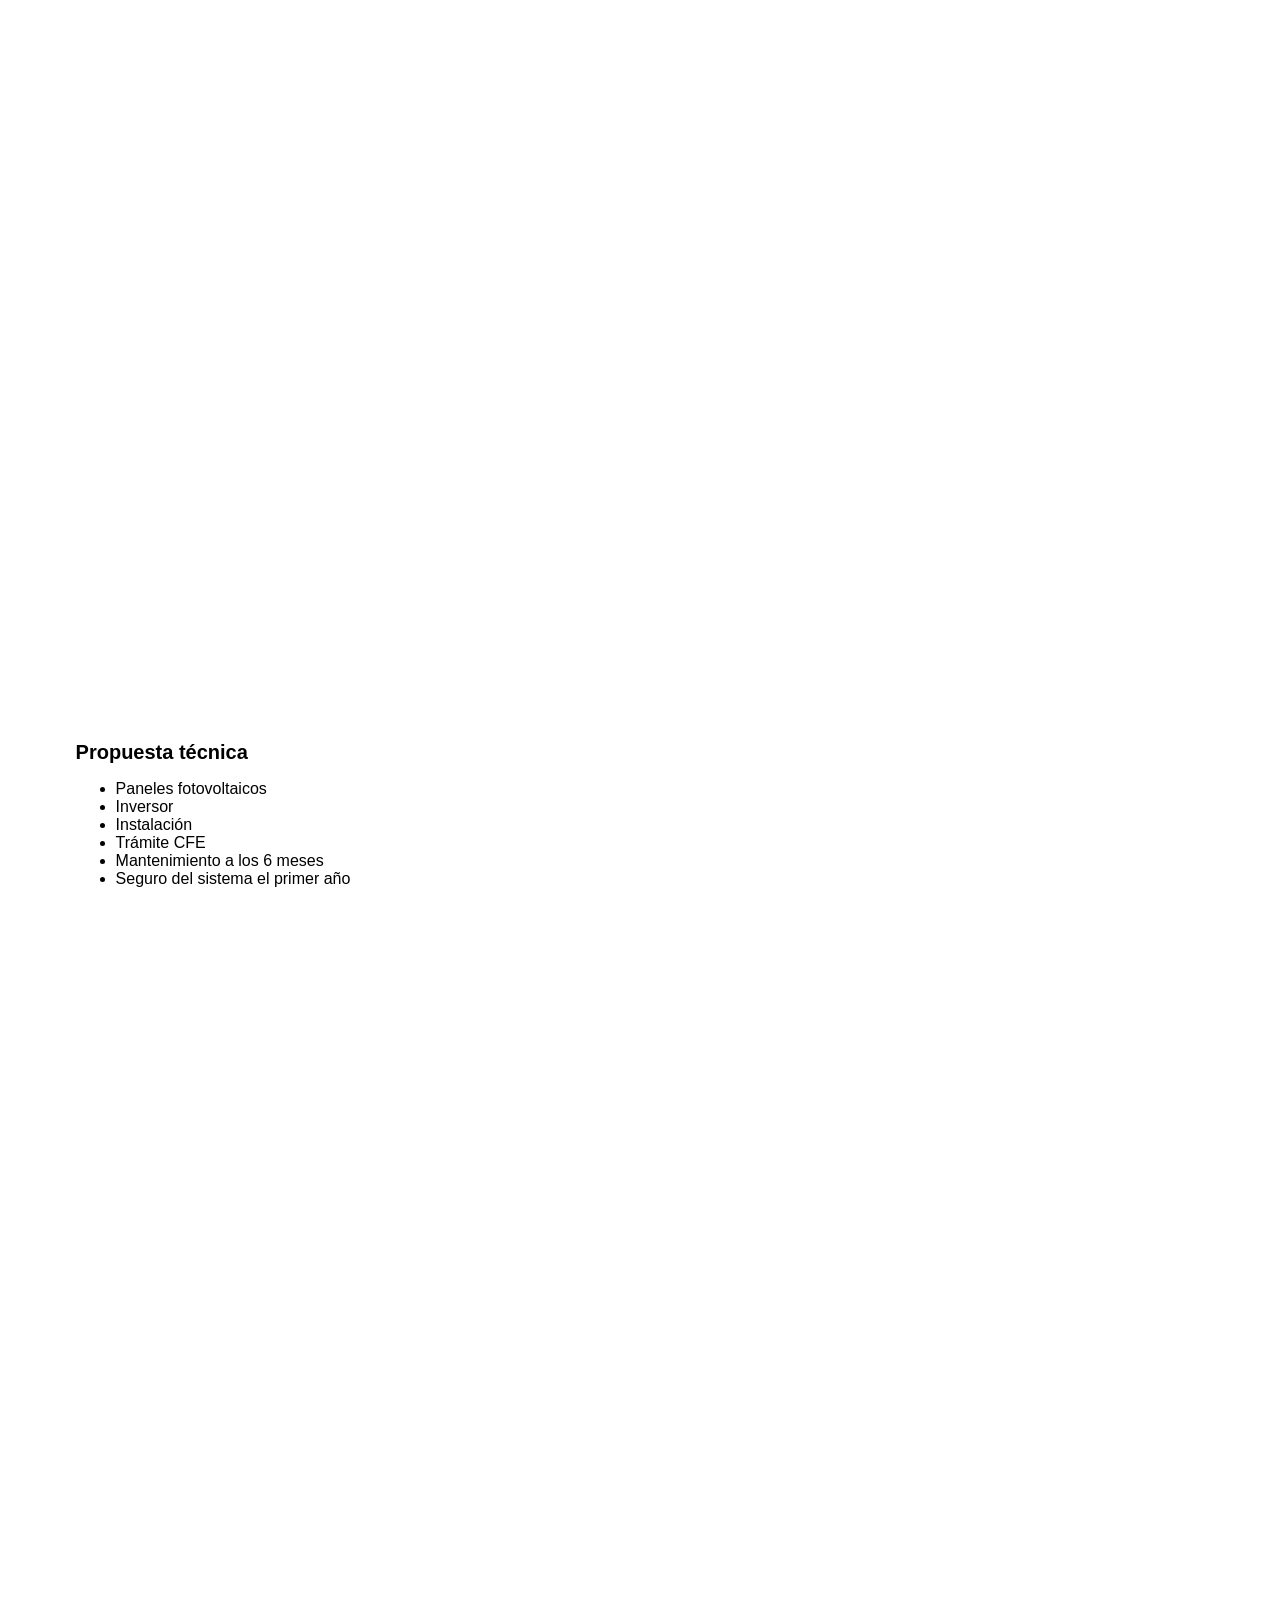
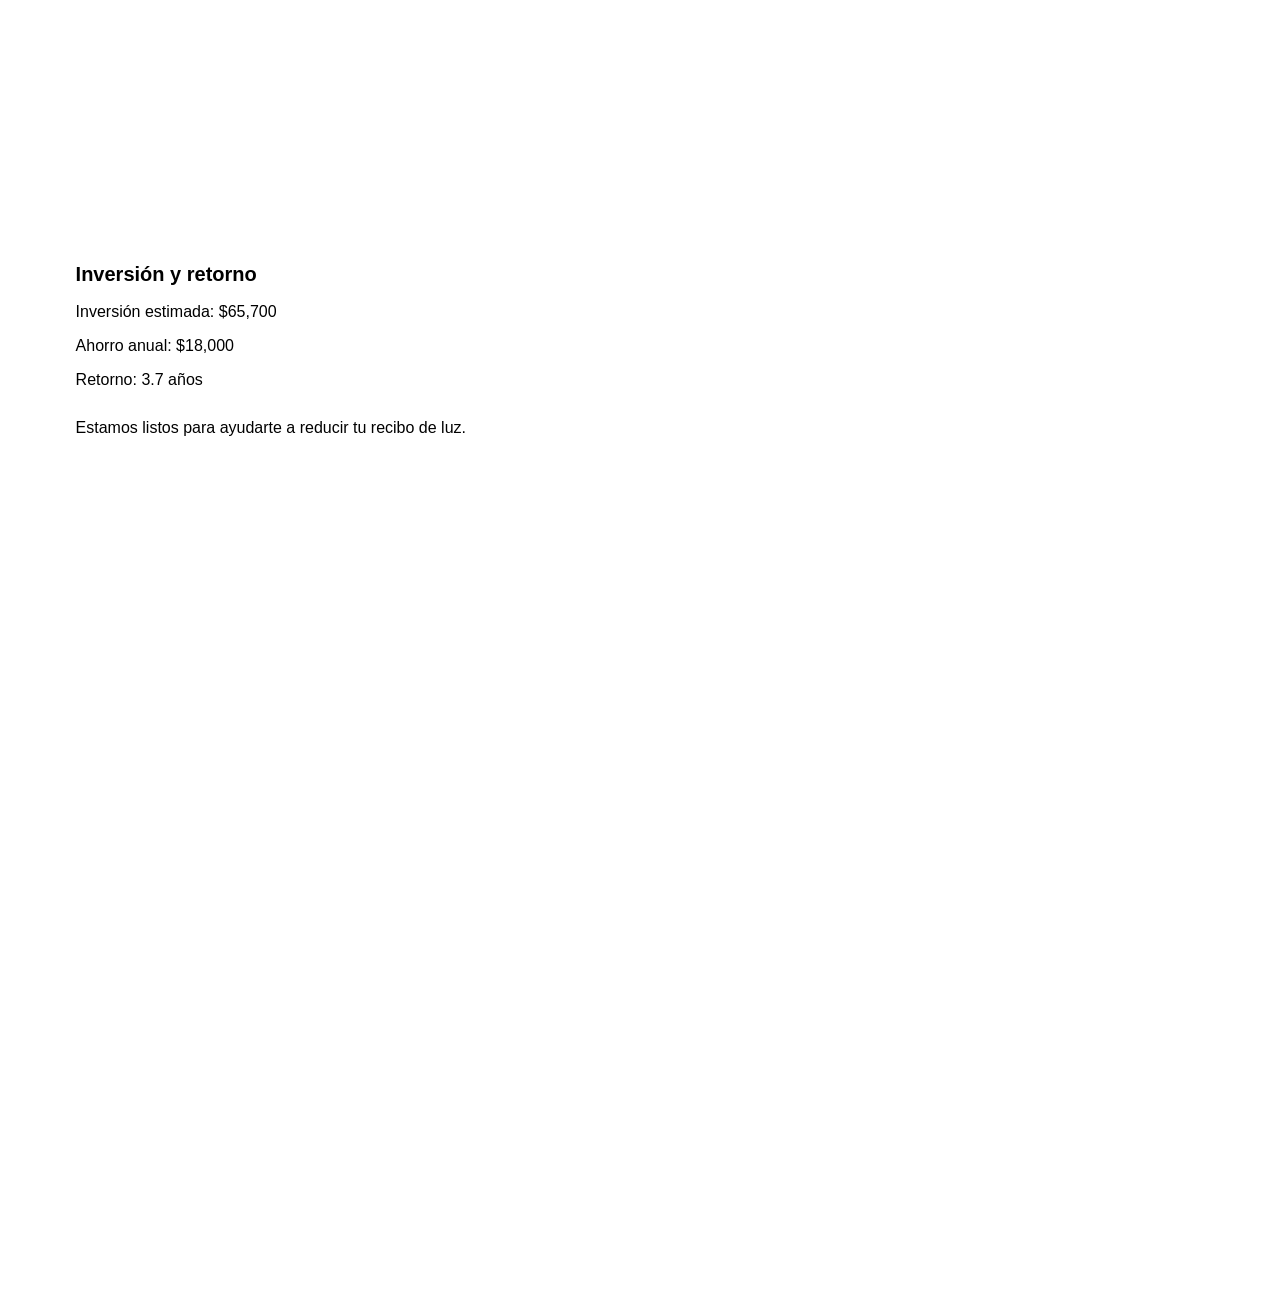
<file: PDF.html>
<!DOCTYPE html>
<html lang="es">
<head>
<meta charset="UTF-8">
<title>Propuesta Solar</title>

<style>
body {
  font-family: Arial, sans-serif;
  margin: 0;
  background: white;
}

.page {
  width: 210mm;
  height: 297mm;
  padding: 20mm;
  box-sizing: border-box;
  page-break-after: always;
}

h1 {
  font-size: 28px;
  margin-bottom: 10px;
}

h2 {
  font-size: 20px;
  margin-top: 20px;
}

.card {
  border: 1px solid #ddd;
  padding: 12px;
  border-radius: 8px;
  margin-bottom: 10px;
}

.grid {
  display: flex;
  flex-wrap: wrap;
  gap: 10px;
}

.grid .card {
  width: 48%;
}

</style>
</head>

<body>

<!-- PAGINA 1 -->
<div class="page">
  <h1>Propuesta de Sistema Fotovoltaico</h1>

  <p>Análisis personalizado de ahorro, generación y retorno de inversión.</p>

  <div class="grid">
    <div class="card">Cliente: Gustavo Cortez</div>
    <div class="card">Ubicación: Escobedo</div>
    <div class="card">Fecha: 13 abril 2026</div>
    <div class="card">Tarifa: 1C</div>
  </div>
</div>

<!-- PAGINA 2 -->
<div class="page">
  <h2>Resumen ejecutivo</h2>

  <div class="grid">
    <div class="card">Consumo anual: 7,200 kWh</div>
    <div class="card">Pago anual: $18,000</div>
    <div class="card">Generación: 9,000 kWh</div>
    <div class="card">Paneles: 8</div>
  </div>
</div>

<!-- PAGINA 3 -->
<div class="page">
  <h2>Propuesta técnica</h2>

  <ul>
    <li>Paneles fotovoltaicos</li>
    <li>Inversor</li>
    <li>Instalación</li>
    <li>Trámite CFE</li>
    <li>Mantenimiento a los 6 meses</li>
    <li>Seguro del sistema el primer año</li>
  </ul>
</div>

<!-- PAGINA 4 -->
<div class="page">
  <h2>Inversión y retorno</h2>

  <p>Inversión estimada: $65,700</p>
  <p>Ahorro anual: $18,000</p>
  <p>Retorno: 3.7 años</p>

  <p style="margin-top:30px;">
  Estamos listos para ayudarte a reducir tu recibo de luz.
  </p>
</div>

</body>
</html>
</file>
<file: styles.css>
:root{
  --bg:#f3f5f8;
  --paper:#ffffff;
  --paper-soft:#fafbfc;
  --text:#101828;
  --muted:#667085;
  --line:#e4e7ec;
  --green:#00E676;
  --green-deep:#00C853;
  --shadow:0 18px 40px rgba(16,24,40,.08);
}

*{box-sizing:border-box}
html{scroll-behavior:smooth}
body{
  margin:0;
  font-family:"Inter",sans-serif;
  color:var(--text);
  background:linear-gradient(180deg,#f8fafc 0%,#eef2f6 100%);
}
img{display:block;max-width:100%}
a{text-decoration:none;color:inherit}
button,input,select,textarea{font:inherit}
.hidden{display:none !important}
.mt-28{margin-top:28px}
.label-block{display:block;margin-bottom:14px}

.site-header{
  position:sticky;
  top:0;
  z-index:40;
  background:rgba(255,255,255,.92);
  backdrop-filter:blur(12px);
  border-bottom:1px solid var(--line);
}
.container{
  width:min(1320px, calc(100% - 28px));
  margin:0 auto;
}
.nav{
  min-height:84px;
  display:flex;
  align-items:center;
  justify-content:space-between;
  gap:18px;
}
.brand-logo{
  height:76px;
  width:auto;
  object-fit:contain;
}
.nav-links{
  display:flex;
  gap:24px;
  color:var(--muted);
  font-weight:600;
}
.nav-actions{
  display:flex;
  gap:10px;
  flex-wrap:wrap;
}

.btn{
  min-height:46px;
  padding:0 18px;
  border-radius:14px;
  border:1px solid transparent;
  cursor:pointer;
  transition:.22s ease;
  font-weight:700;
  display:inline-flex;
  align-items:center;
  justify-content:center;
  white-space:nowrap;
}
.btn:hover{transform:translateY(-1px)}
.btn-primary{
  background:linear-gradient(135deg,var(--green),var(--green-deep));
  color:#062111;
  box-shadow:0 10px 24px rgba(0,200,83,.14);
}
.btn-secondary{
  background:#fff;
  border-color:var(--line);
  color:var(--text);
}

.eyebrow{
  display:inline-flex;
  min-height:34px;
  padding:0 14px;
  align-items:center;
  border-radius:999px;
  background:rgba(0,230,118,.10);
  color:#0e7a45;
  font-size:.78rem;
  font-weight:800;
  letter-spacing:.1em;
  text-transform:uppercase;
}
.hero{
  padding:62px 0;
}
.hero-grid{
  display:grid;
  grid-template-columns:1.08fr .92fr;
  gap:26px;
  align-items:center;
}
.hero-copy h1{
  margin:18px 0 14px;
  font-size:clamp(2.3rem, 5vw, 4rem);
  line-height:.98;
  letter-spacing:-.06em;
}
.hero-copy p{
  color:var(--muted);
  max-width:680px;
  line-height:1.8;
  font-size:1.05rem;
}
.hero-actions{
  display:flex;
  gap:12px;
  flex-wrap:wrap;
  margin-top:22px;
}
.hero-points{
  display:flex;
  gap:18px;
  flex-wrap:wrap;
  margin-top:18px;
  color:var(--muted);
  font-weight:600;
}
.card-glass{
  min-height:420px;
  border-radius:28px;
  overflow:hidden;
  position:relative;
  box-shadow:var(--shadow);
  border:1px solid rgba(255,255,255,.5);
  background:
    linear-gradient(180deg, rgba(255,255,255,.58) 0%, rgba(255,255,255,.80) 34%, rgba(255,255,255,.94) 68%, rgba(255,255,255,.98) 100%),
    url('https://images.unsplash.com/photo-1518005020951-eccb494ad742?auto=format&fit=crop&w=1600&q=80') center/cover no-repeat;
}
.hero-visual-content{
  position:absolute;
  bottom:32px;
  left:32px;
  right:32px;
}
.hero-visual-content h2{
  margin:12px 0 10px;
  font-size:2rem;
  letter-spacing:-.04em;
}
.hero-visual-content p{
  color:#475467;
  line-height:1.75;
}
.visual-kicker{
  display:inline-flex;
  min-height:34px;
  padding:0 14px;
  align-items:center;
  border-radius:999px;
  background:rgba(255,255,255,.78);
  border:1px solid rgba(16,24,40,.08);
  font-weight:800;
  letter-spacing:.08em;
  text-transform:uppercase;
  font-size:.76rem;
}

.section{
  padding:60px 0;
}
.section-soft{
  background:#fff;
  border-top:1px solid var(--line);
  border-bottom:1px solid var(--line);
}
.section-head h2,
.process-grid h2,
.contact-strip h2{
  font-size:2.1rem;
  letter-spacing:-.04em;
  margin:14px 0 0;
}
.feature-grid{
  display:grid;
  grid-template-columns:repeat(3,1fr);
  gap:18px;
  margin-top:24px;
}
.feature-card,
.process-item,
.contact-strip{
  background:#fff;
  border:1px solid var(--line);
  border-radius:22px;
  padding:24px;
  box-shadow:var(--shadow);
}
.feature-card h3{
  margin:0 0 10px;
  letter-spacing:-.03em;
}
.feature-card p,
.process-item,
.contact-strip p{
  color:var(--muted);
  line-height:1.75;
}
.process-grid{
  display:grid;
  grid-template-columns:.8fr 1.2fr;
  gap:22px;
  align-items:start;
}
.process-list{
  display:grid;
  gap:14px;
}
.contact-strip{
  display:flex;
  justify-content:space-between;
  align-items:center;
  gap:20px;
}

.builder-shell{
  width:min(1440px, calc(100% - 28px));
  margin:0 auto;
  padding:20px 0 50px;
}
.builder-grid{
  display:grid;
  grid-template-columns:420px minmax(760px, 1fr);
  gap:22px;
  align-items:start;
}
.builder-panel{
  background:var(--paper);
  border:1px solid var(--line);
  box-shadow:var(--shadow);
  border-radius:22px;
  padding:22px;
  position:sticky;
  top:102px;
  max-height:calc(100vh - 122px);
  overflow:auto;
}
.panel-title-block h1{
  margin:14px 0 8px;
  font-size:1.6rem;
  letter-spacing:-.04em;
}
.panel-title-block p{
  margin:0;
  color:var(--muted);
  line-height:1.7;
}
.panel-block{
  margin-top:22px;
  padding-top:22px;
  border-top:1px solid var(--line);
}
.panel-block:first-of-type{
  margin-top:18px;
  padding-top:0;
  border-top:0;
}
.panel-block h2{
  margin:0 0 12px;
  font-size:1rem;
  letter-spacing:-.02em;
}
.form-grid{
  display:grid;
  gap:12px;
}
.form-grid.two{
  grid-template-columns:repeat(2,1fr);
}
.field{
  display:grid;
  gap:7px;
}
.field.wide{
  grid-column:1 / -1;
}
.field span{
  font-size:.83rem;
  color:var(--muted);
  font-weight:700;
}
input,select,textarea{
  width:100%;
  min-height:48px;
  border-radius:12px;
  border:1px solid #d0d5dd;
  background:#fff;
  padding:12px 14px;
  outline:none;
  color:var(--text);
}
textarea{
  min-height:120px;
  resize:vertical;
  line-height:1.6;
}
input:focus,select:focus,textarea:focus{
  border-color:rgba(0,200,83,.6);
  box-shadow:0 0 0 4px rgba(0,230,118,.12);
}
.inline-actions{
  display:flex;
  gap:10px;
  flex-wrap:wrap;
  margin-top:14px;
}

.builder-preview{
  min-width:0;
}
.preview-head{
  display:flex;
  justify-content:space-between;
  align-items:end;
  gap:18px;
  margin-bottom:18px;
}
.preview-head h2{
  margin:14px 0 0;
  font-size:2rem;
  letter-spacing:-.04em;
}
.stats-grid{
  display:grid;
  grid-template-columns:repeat(3,1fr);
  gap:14px;
  margin-bottom:16px;
}
.stat-card,
.metric-card,
.summary-card,
.info-card,
.graph-card,
.tech-card{
  background:#fff;
  border:1px solid var(--line);
  border-radius:20px;
  box-shadow:var(--shadow);
}
.stat-card,
.metric-card,
.summary-card,
.info-card{
  padding:18px;
  min-height:126px;
}
.stat-card span,
.label{
  display:block;
  margin-bottom:10px;
  color:var(--muted);
  font-size:.8rem;
  font-weight:800;
  letter-spacing:.08em;
  text-transform:uppercase;
}
.stat-card strong,
.value{
  display:block;
  color:var(--text);
  font-size:1.15rem;
  font-weight:800;
  line-height:1.35;
  word-break:break-word;
}
.value-name{
  font-size:1.08rem;
  line-height:1.45;
}
.chart-grid,
.graphs-grid{
  display:grid;
  grid-template-columns:repeat(2,minmax(0,1fr));
  gap:16px;
}
.chart-card,
.graph-card{
  padding:18px;
}
.chart-card h3,
.graph-card h3{
  margin:0 0 14px;
  font-size:1rem;
  letter-spacing:-.02em;
}
.chart-box{
  position:relative;
  width:100%;
  height:300px;
}
.chart-tall{
  height:340px;
}
.presentation-shell{
  width:min(980px, calc(100% - 28px));
  margin:20px auto 60px;
}
.pdf-page{
  width:100%;
  background:#fff;
  border:1px solid var(--line);
  border-radius:26px;
  box-shadow:var(--shadow);
  padding:34px;
  overflow:hidden;
  margin-bottom:18px;
}
.cover-page{
  min-height:1040px;
  display:flex;
  flex-direction:column;
  justify-content:space-between;
  background:
    linear-gradient(180deg, rgba(255,255,255,.58) 0%, rgba(255,255,255,.80) 34%, rgba(255,255,255,.94) 68%, rgba(255,255,255,.98) 100%),
    url('https://images.unsplash.com/photo-1518005020951-eccb494ad742?auto=format&fit=crop&w=1600&q=80') center/cover no-repeat;
}
.cover-top{
  display:flex;
  justify-content:space-between;
  align-items:flex-start;
  gap:18px;
}
.cover-logo{
  height:76px;
  width:auto;
}
.cover-badge{
  display:inline-flex;
  align-items:center;
  min-height:38px;
  padding:0 16px;
  border-radius:999px;
  background:rgba(255,255,255,.86);
  border:1px solid rgba(16,24,40,.08);
  font-size:.82rem;
  font-weight:800;
  letter-spacing:.08em;
  text-transform:uppercase;
}
.cover-bottom{
  max-width:760px;
}
.cover-title{
  margin:0;
  font-size:3.5rem;
  line-height:.96;
  letter-spacing:-.07em;
  color:#0f172a;
  max-width:700px;
}
.cover-sub{
  margin:18px 0 0;
  color:#475467;
  font-size:1.08rem;
  line-height:1.8;
  max-width:640px;
}
.meta-grid,
.metrics-grid,
.closing-grid{
  display:grid;
  grid-template-columns:repeat(3,minmax(0,1fr));
  gap:14px;
}
.metrics-grid{
  grid-template-columns:repeat(4,minmax(0,1fr));
}
.page-title{
  margin:0 0 10px;
  font-size:2rem;
  letter-spacing:-.05em;
}
.page-sub{
  margin:0 0 24px;
  color:var(--muted);
  line-height:1.75;
  max-width:760px;
  font-size:1.02rem;
}
.graph-card.wide{
  grid-column:1 / -1;
}
.projection-table{
  width:100%;
  border-collapse:collapse;
  margin-top:18px;
  border:1px solid var(--line);
  overflow:hidden;
  border-radius:18px;
}
.projection-table th,
.projection-table td{
  padding:14px 16px;
  border-bottom:1px solid var(--line);
  text-align:left;
  font-size:.98rem;
}
.projection-table th{
  background:#fafbfc;
  color:#475467;
  font-weight:800;
  text-transform:uppercase;
  letter-spacing:.06em;
  font-size:.78rem;
}
.projection-table tr:last-child td{
  border-bottom:0;
}
.projection-table td:last-child{
  font-weight:800;
}
.tech-layout{
  display:grid;
  grid-template-columns:1.05fr .95fr;
  gap:18px;
}
.tech-card{
  padding:22px;
}
.tech-stack{
  display:grid;
  gap:16px;
}
.tech-item strong{
  display:block;
  color:var(--muted);
  font-size:.8rem;
  letter-spacing:.08em;
  text-transform:uppercase;
  margin-bottom:8px;
}
.tech-item span{
  display:block;
  font-size:1.15rem;
  font-weight:800;
  line-height:1.35;
}
.clean-list{
  margin:0;
  padding-left:22px;
  line-height:1.95;
  font-size:1.05rem;
}
.note-box{
  margin-top:18px;
  background:#fbfcfd;
  border:1px dashed #d0d5dd;
  border-radius:18px;
  padding:18px;
}
.note-box h3{
  margin:0 0 12px;
  font-size:1rem;
}
.note-box p{
  margin:0;
  color:#475467;
  line-height:1.8;
  white-space:pre-line;
}
.closing-copy{
  margin-top:26px;
  padding-top:22px;
  border-top:1px solid var(--line);
}
.closing-copy p{
  margin:0 0 14px;
  color:#475467;
  line-height:1.8;
  font-size:1.04rem;
  max-width:720px;
}
.small-note{
  color:#667085;
  font-size:.95rem;
}

@page{
  size:A4;
  margin:12mm;
}
@media print{
  body{background:#fff !important}
  .operator-only,.site-header{display:none !important}
  .presentation-shell{
    width:100% !important;
    margin:0 !important;
  }
  .pdf-page{
    border:0 !important;
    box-shadow:none !important;
    border-radius:0 !important;
    margin:0 0 10mm 0 !important;
    page-break-after:always;
    break-after:page;
    min-height:auto !important;
  }
  .pdf-page:last-child{
    page-break-after:auto;
    break-after:auto;
  }
  .chart-box{height:220px !important}
  .chart-tall{height:250px !important}
}
@media (max-width:1300px){
  .builder-grid{grid-template-columns:1fr}
  .builder-panel{position:static;max-height:none}
}
@media (max-width:980px){
  .hero-grid,
  .feature-grid,
  .process-grid,
  .stats-grid,
  .chart-grid,
  .graphs-grid,
  .meta-grid,
  .metrics-grid,
  .tech-layout,
  .closing-grid{
    grid-template-columns:1fr;
  }
  .pdf-page{padding:22px}
  .cover-title{font-size:2.5rem}
}
@media (max-width:700px){
  .nav{flex-direction:column;padding:12px 0}
  .brand-logo,.cover-logo{height:62px}
  .nav-links,.nav-actions,.hero-actions,.toolbar,.inline-actions{width:100%;flex-direction:column}
  .btn{width:100%}
  .form-grid.two{grid-template-columns:1fr}
}

.testimonios {
  padding: 60px 20px;
  background: #f9f9f9;
  text-align: center;
}

.testimonios h2 {
  font-size: 28px;
  margin-bottom: 10px;
}

.testimonios .sub {
  color: #666;
  margin-bottom: 40px;
}

.testimonios-grid {
  display: grid;
  grid-template-columns: repeat(auto-fit, minmax(250px, 1fr));
  gap: 20px;
}

.testimonio-card {
  background: white;
  padding: 20px;
  border-radius: 12px;
  box-shadow: 0 4px 12px rgba(0,0,0,0.08);
  text-align: left;
}

.testimonio-card p {
  font-style: italic;
  margin-bottom: 10px;
}

.testimonio-card span {
  font-weight: bold;
  font-size: 14px;
  color: #333;
}

.cta-buttons {
  display: flex;
  flex-direction: column;
  gap: 12px;
  margin-top: 20px;
  align-items: flex-start;
}

.cta-buttons a.btn-whatsapp-main,
.cta-buttons a.btn-whatsapp-main:link,
.cta-buttons a.btn-whatsapp-main:visited {
  display: inline-block !important;
  background: #00E676 !important;
  color: #000 !important;
  padding: 14px 22px !important;
  border-radius: 10px !important;
  text-align: center !important;
  font-weight: 700 !important;
  text-decoration: none !important;
  border: none !important;
  box-shadow: 0 6px 18px rgba(0, 0, 0, 0.12) !important;
  cursor: pointer !important;
  line-height: 1.2 !important;
}

.cta-buttons a.btn-whatsapp-main:hover {
  transform: translateY(-1px);
  text-decoration: none !important;
}

.cta-buttons a.btn-whatsapp-secondary,
.cta-buttons a.btn-whatsapp-secondary:link,
.cta-buttons a.btn-whatsapp-secondary:visited {
  display: inline-block !important;
  color: #222 !important;
  text-decoration: underline !important;
  background: transparent !important;
  padding: 6px 2px !important;
  font-size: 14px !important;
}

.mantenimiento {
  padding: 60px 20px;
  background: #fff;
  text-align: center;
}

.mantenimiento h2 {
  font-size: 26px;
  margin-bottom: 20px;
}

.mantenimiento p {
  margin-bottom: 15px;
  color: #444;
}

.mantenimiento ul {
  list-style: none;
  padding: 0;
  margin: 20px 0;
}

.mantenimiento li {
  margin-bottom: 10px;
}

.btn-save {
  background: #fff;
  border: 1px solid var(--line);
  color: var(--text);
  min-height: 46px;
  padding: 0 18px;
  border-radius: 14px;
  font-weight: 700;
  display: inline-flex;
  align-items: center;
  justify-content: center;
  cursor: pointer;
  transition: .22s ease;
  box-shadow: 0 10px 24px rgba(16,24,40,.06);
}

.btn-save:hover {
  transform: translateY(-1px);
  border-color: #cfd6e1;
}

.crm-panel {
  margin-top: 22px;
  background: var(--paper);
  border: 1px solid var(--line);
  box-shadow: var(--shadow);
  border-radius: 22px;
  padding: 24px;
}

.crm-panel h2 {
  margin: 0 0 16px;
  font-size: 1.6rem;
  letter-spacing: -.04em;
}

.crm-empty {
  color: var(--muted);
  margin: 0;
}

#clientesLista {
  display: grid;
  gap: 14px;
}

.cliente-card {
  background: #fff;
  border: 1px solid var(--line);
  border-radius: 18px;
  padding: 18px;
  box-shadow: 0 10px 24px rgba(16,24,40,.05);
}

.cliente-card-head {
  display: flex;
  justify-content: space-between;
  gap: 16px;
  align-items: flex-start;
  margin-bottom: 14px;
}

.cliente-card-head h3 {
  margin: 0 0 6px;
  font-size: 1.05rem;
}

.cliente-card-head p {
  margin: 0;
  color: var(--muted);
}

.cliente-status {
  display: inline-flex;
  align-items: center;
  min-height: 30px;
  padding: 0 12px;
  border-radius: 999px;
  background: rgba(0,230,118,.10);
  color: #0e7a45;
  font-size: .78rem;
  font-weight: 800;
  text-transform: uppercase;
  letter-spacing: .06em;
}

.cliente-card-grid {
  display: grid;
  grid-template-columns: repeat(2, minmax(0, 1fr));
  gap: 10px 18px;
}

.cliente-card-grid p {
  margin: 0;
  color: #344054;
  line-height: 1.55;
}

@media (max-width:700px) {
  .cliente-card-head,
  .cliente-card-grid {
    grid-template-columns: 1fr;
    display: grid;
  }

  .cliente-card-head {
    gap: 10px;
  }
}


.cliente-card-actions{
  display:flex;
  gap:10px;
  flex-wrap:wrap;
  margin-top:16px;
}
.btn-crm{
  min-height:42px;
  border-radius:12px;
  box-shadow:none;
}
.btn-crm-danger{
  border-color:#fecaca;
  color:#b42318;
  background:#fff5f5;
}
.btn-crm-danger:hover{
  border-color:#fca5a5;
  background:#ffeaea;
}

.internal-summary {
  margin-top: 20px;
}

#bloqueEconomicoInterno .form-grid {
  grid-template-columns: repeat(2, minmax(0, 1fr));
}

#bloqueEconomicoInterno label {
  display: grid;
  gap: 7px;
  color: var(--muted);
  font-size: .83rem;
  font-weight: 700;
}

#bloqueEconomicoInterno h2 {
  margin: 6px 0 0;
  letter-spacing: -.02em;
}

.btn-save {
  margin-left: auto;
}

.modo-cliente .interno {
  display: none !important;
}

@media print{
  .cover-page{
    background:#ffffff !important;
    background-image:none !important;
    color:#101828 !important;
  }
  .cover-badge{
    background:#ffffff !important;
  }
  .graphs-grid{
    grid-template-columns:1fr !important;
    gap:14px !important;
  }
  .graph-card.wide{
    grid-column:auto !important;
  }
  .chart-box{
    height:190px !important;
  }
  .chart-tall{
    height:220px !important;
  }
  .projection-table{
    margin-top:12px !important;
  }
}

@media print {
  .pdf-page {
    page-break-inside: avoid !important;
    break-inside: avoid !important;
  }

  .graphs-grid {
    display: grid !important;
    grid-template-columns: 1fr 1fr !important;
    gap: 16px !important;
    align-items: start !important;
    page-break-inside: avoid !important;
    break-inside: avoid !important;
  }

  .graph-card {
    page-break-inside: avoid !important;
    break-inside: avoid !important;
    overflow: hidden !important;
    margin: 0 !important;
  }

  .graph-card.wide {
    grid-column: 1 / -1 !important;
  }

  .chart-box {
    height: 180px !important;
    min-height: 180px !important;
    max-height: 180px !important;
    overflow: hidden !important;
  }

  .chart-box.chart-tall {
    height: 220px !important;
    min-height: 220px !important;
    max-height: 220px !important;
  }

  .chart-box canvas,
  .chart-box img {
    width: 100% !important;
    height: 100% !important;
    object-fit: contain !important;
    display: block !important;
  }

  .page-title,
  .page-sub,
  .graph-card h3 {
    page-break-after: avoid !important;
  }
}



.gdmth-note{
  margin:0 0 12px;
  color:var(--muted);
  line-height:1.6;
  font-size:.92rem;
}


.gdmth-note{margin:0 0 10px;color:var(--muted);font-size:.82rem;line-height:1.5}
#bloqueGDMTH .form-grid.two{gap:10px 12px}
#bloqueGDMTH .field span{font-size:.78rem}
.stats-grid{gap:12px;margin-bottom:14px}
.stat-card,.metric-card,.summary-card,.info-card{padding:16px;min-height:112px}
.chart-card,.graph-card{padding:16px}
.chart-box{height:280px}
@media (max-width:700px){#bloqueGDMTH .form-grid.two{grid-template-columns:1fr}}


#bloqueEconomicoInterno .internal-summary-pro {
  grid-template-columns: repeat(3, minmax(0, 1fr));
}
#bloqueEconomicoInterno .gdmth-note,
.gdmth-note {
  color: var(--muted);
  font-size: .92rem;
  line-height: 1.6;
  margin-bottom: 12px;
}
@media (max-width:980px){
  #bloqueEconomicoInterno .internal-summary-pro{grid-template-columns:1fr;}
}


.investment-layout{
  display:grid;
  grid-template-columns:1.05fr .95fr;
  gap:18px;
  align-items:start;
}

.closing-grid.compact{
  grid-template-columns:1fr;
  margin:0;
}

.financial-card,
.benefit-card,
.contact-card-large,
.contact-side-visual{
  background:#fff;
  border:1px solid var(--line);
  border-radius:22px;
  box-shadow:var(--shadow);
}

.financial-card{
  padding:24px;
}

.financial-card h3{
  margin:0 0 18px;
  font-size:1.2rem;
  letter-spacing:-.03em;
}

.financial-lines{
  display:grid;
  gap:12px;
}

.financial-line{
  display:flex;
  align-items:center;
  justify-content:space-between;
  gap:16px;
  font-size:1.02rem;
}

.financial-line span{
  color:var(--muted);
  font-weight:700;
}

.financial-line strong{
  font-size:1.2rem;
  font-weight:800;
}

.financial-divider{
  height:1px;
  background:var(--line);
  margin:4px 0;
}

.financial-line.total strong{
  font-size:1.6rem;
  color:#0e7a45;
}

.benefits-grid{
  display:grid;
  grid-template-columns:repeat(2,minmax(0,1fr));
  gap:16px;
}

.benefit-card{
  padding:22px;
}

.benefit-card h3{
  margin:0 0 10px;
  font-size:1.1rem;
  letter-spacing:-.02em;
}

.benefit-card p{
  margin:0;
  color:#475467;
  line-height:1.75;
}

.benefit-icon{
  width:52px;
  height:52px;
  border-radius:16px;
  display:flex;
  align-items:center;
  justify-content:center;
  background:rgba(0,230,118,.12);
  font-size:1.5rem;
  margin-bottom:14px;
}

.terms-grid,
.contact-page-grid{
  display:grid;
  grid-template-columns:repeat(2,minmax(0,1fr));
  gap:18px;
}

.compact-list{
  font-size:1rem;
  line-height:1.8;
}

.contact-card-large,
.contact-side-visual{
  padding:26px;
  min-height:280px;
}

.contact-card-large{
  display:grid;
  gap:14px;
}

.contact-badge{
  display:inline-flex;
  align-items:center;
  min-height:34px;
  width:max-content;
  padding:0 14px;
  border-radius:999px;
  background:rgba(0,230,118,.10);
  color:#0e7a45;
  font-size:.78rem;
  font-weight:800;
  letter-spacing:.08em;
  text-transform:uppercase;
}

.contact-card-large h3,
.contact-side-copy h3{
  margin:0;
  font-size:1.4rem;
  letter-spacing:-.03em;
}

.contact-text,
.contact-side-copy p{
  margin:0;
  color:#475467;
  line-height:1.8;
}

.contact-lines{
  display:grid;
  gap:10px;
  color:#101828;
  line-height:1.7;
}

.contact-side-visual{
  background:
    linear-gradient(180deg, rgba(255,255,255,.72) 0%, rgba(255,255,255,.88) 100%),
    url('https://images.unsplash.com/photo-1509391366360-2e959784a276?auto=format&fit=crop&w=1200&q=80') center/cover no-repeat;
  display:flex;
  align-items:flex-end;
}

.contact-side-copy{
  max-width:360px;
}

@media (max-width:980px){
  .investment-layout,
  .benefits-grid,
  .terms-grid,
  .contact-page-grid{
    grid-template-columns:1fr;
  }
}

@media print{
  .financial-line strong{font-size:1.15rem !important;}
  .financial-line.total strong{font-size:1.4rem !important;}
  .contact-side-visual{background:#f8fafc !important;}
}


/* ===== Ajustes finales propuesta premium ===== */
.proposal-pro .pdf-page{padding:28px 30px;margin-bottom:14px}
.compact-page{min-height:auto}
.cover-pro-page{padding:26px 28px 24px !important; min-height:960px; display:block; background:#fff !important}
.cover-pro-grid{display:grid;grid-template-columns:minmax(0,1.02fr) 0.98fr;gap:24px;align-items:stretch}
.cover-copy-block{display:grid;grid-template-rows:auto auto 1fr;gap:18px}
.cover-top-pro{display:flex;justify-content:space-between;align-items:flex-start;gap:14px}
.cover-copy-main{padding-top:8px}
.cover-copy-main .cover-title{font-size:3rem;line-height:.96;max-width:520px;margin-bottom:12px}
.cover-copy-main .cover-sub{font-size:1rem;max-width:520px;margin-top:0}
.cover-meta-layout{display:grid;grid-template-columns:repeat(4,minmax(0,1fr));gap:12px;align-content:start}
.cover-meta-layout .info-card{min-height:unset;padding:16px 18px;border-radius:18px}
.cover-meta-layout .label{margin-bottom:8px}
.cover-meta-layout .value{font-size:1.02rem;line-height:1.45;word-break:normal;overflow-wrap:anywhere}
.info-wide{grid-column:1 / span 3}
.info-small{grid-column:4 / span 1}
.info-full{grid-column:1 / -1}
.triple-meta-row{grid-column:1 / -1;display:grid;grid-template-columns:repeat(3,minmax(0,1fr));gap:12px}
#cardCliente .value{font-size:1.18rem;font-weight:800}
.cover-visual-block{display:flex;align-items:stretch}
.cover-main-image{width:100%;height:100%;min-height:860px;object-fit:cover;border-radius:30px;border:1px solid var(--line);box-shadow:var(--shadow)}
.compact-metrics-grid{gap:12px}
.compact-metrics-grid .metric-card{min-height:108px;padding:16px}
.charts-page .graphs-grid{gap:14px}
.compact-chart{height:250px}
.compact-chart-tall{height:300px}
.projection-finance-layout{display:grid;grid-template-columns:1.02fr .98fr;gap:18px;align-items:start}
.projection-card{background:#fff;border:1px solid var(--line);border-radius:22px;box-shadow:var(--shadow);padding:10px 14px 12px}
.compact-table{margin-top:0}
.compact-table th,.compact-table td{padding:12px 14px}
.projection-side{display:grid;gap:14px}
.projection-side .summary-card{min-height:unset;padding:18px}
.compact-tech-layout{gap:14px}
.compact-tech-stack{gap:14px}
.compact-note-box{margin-top:14px;padding:16px}
.compact-note-box p{line-height:1.7}
.compact-benefits-grid .benefit-card{padding:20px}
.compact-benefits-grid .benefit-card p{line-height:1.65}
.compact-terms-grid .summary-card{padding:20px}
.compact-list{line-height:1.65;font-size:.98rem}
.compact-list-tight{line-height:1.8;font-size:1rem}
.contact-grid-pro{align-items:stretch}
.contact-card-large,.contact-side-visual-pro{min-height:320px;border:1px solid var(--line);border-radius:22px;box-shadow:var(--shadow);background:#fff;overflow:hidden}
.contact-card-large{padding:24px}
.contact-side-visual-pro{position:relative;display:flex;align-items:flex-end}
.contact-side-image{position:absolute;inset:0;width:100%;height:100%;object-fit:cover}
.contact-side-visual-pro::after{content:'';position:absolute;inset:0;background:linear-gradient(180deg, rgba(16,24,40,.18) 0%, rgba(16,24,40,.38) 100%)}
.contact-overlay-card{position:relative;z-index:2;margin:18px;background:rgba(255,255,255,.94);padding:22px;border-radius:18px;max-width:340px;box-shadow:0 12px 28px rgba(16,24,40,.10)}
.contact-overlay-card p{margin-top:8px}
@media (max-width:980px){
  .cover-pro-grid,.projection-finance-layout,.compact-tech-layout,.contact-grid-pro{grid-template-columns:1fr}
  .cover-main-image{min-height:420px}
  .cover-copy-main .cover-title{font-size:2.35rem;max-width:none}
  .cover-meta-layout{grid-template-columns:1fr 1fr}
  .info-wide,.info-full,.info-small,.triple-meta-row{grid-column:auto}
  .triple-meta-row{grid-template-columns:1fr}
}
@media print{
  body{background:#fff !important;-webkit-print-color-adjust:exact;print-color-adjust:exact}
  .proposal-pro .pdf-page{padding:20px 22px !important;margin:0 0 7mm 0 !important;box-shadow:none !important;border:0 !important;border-radius:0 !important}
  .cover-pro-page{min-height:auto !important}
  .cover-pro-grid{grid-template-columns:1fr 0.95fr !important;gap:16px !important}
  .cover-copy-main .cover-title{font-size:2.55rem !important;max-width:none !important}
  .cover-main-image{min-height:0 !important;height:100% !important;border-radius:24px !important}
  .cover-meta-layout .info-card{padding:12px 14px !important}
  .cover-meta-layout .value{font-size:.96rem !important;line-height:1.35 !important;word-break:normal !important;overflow-wrap:anywhere !important}
  .compact-metrics-grid .metric-card{min-height:86px !important;padding:12px !important}
  .charts-page .compact-chart{height:170px !important}
  .charts-page .compact-chart-tall{height:210px !important}
  .projection-finance-layout{grid-template-columns:1fr 1fr !important;gap:14px !important}
  .projection-card,.financial-card,.summary-card,.tech-card,.benefit-card,.contact-card-large,.contact-side-visual-pro{box-shadow:none !important}
  .contact-side-visual-pro{background:#f3f5f8 !important}
  .contact-side-image{display:block !important;filter:none !important}
  .contact-side-visual-pro::after{display:none !important}
  .contact-overlay-card{background:rgba(255,255,255,.96) !important}
}


/* ===== portada y ajustes finos v5.4.2 ===== */
.cover-pro-page{padding:24px 26px 24px !important; min-height:auto !important; display:block; background:#fff !important;}
.cover-pro-grid{display:grid;grid-template-columns:minmax(0,1.08fr) minmax(280px,.92fr);gap:20px;align-items:end;}
.cover-copy-block{display:grid;grid-template-rows:auto auto 1fr;gap:16px;min-height:0;}
.cover-copy-main{padding-top:4px;}
.cover-copy-main .cover-title{font-size:3rem;line-height:.95;max-width:560px;margin:0 0 12px;}
.cover-copy-main .cover-sub{margin:0;max-width:560px;line-height:1.7;}
.cover-meta-layout{display:grid;grid-template-columns:2fr 1.25fr;gap:12px;align-content:end;}
.cover-meta-layout .info-card{min-height:auto;padding:14px 16px;border-radius:18px;}
.cover-meta-layout .label{margin-bottom:6px;}
.cover-meta-layout .value{font-size:1.02rem;line-height:1.4;word-break:normal;overflow-wrap:anywhere;}
.info-wide{grid-column:1 / 2;}
.info-small{grid-column:2 / 3;}
.info-full{grid-column:1 / -1;}
.triple-meta-row{grid-column:1 / -1;display:grid;grid-template-columns:repeat(3,minmax(0,1fr));gap:12px;}
#cardCliente .value{font-size:1.16rem;font-weight:800;}
.cover-visual-block{display:flex;justify-content:flex-end;align-items:flex-end;}
.cover-main-frame{width:100%;max-width:390px;aspect-ratio:1 / 1;border-radius:30px;border:1px solid var(--line);box-shadow:var(--shadow);overflow:hidden;background:#f6f8fb;}
.cover-main-image{width:100%;height:100%;object-fit:cover;object-position:center;border-radius:30px;display:block;}
.compact-page .page-sub{margin-bottom:18px;}
.compact-page .page-title{margin-bottom:8px;}
.pdf-page.compact-page{padding-top:26px;padding-bottom:24px;}
.contact-grid-pro{gap:14px;}
.contact-card-large{min-height:260px;}
.contact-side-visual-pro{min-height:260px;}
.contact-overlay-card{margin:16px;max-width:320px;}
@media (max-width:980px){
  .cover-pro-grid{grid-template-columns:1fr;gap:16px;}
  .cover-main-frame{max-width:none;width:100%;}
  .cover-copy-main .cover-title{font-size:2.5rem;max-width:none;}
  .cover-meta-layout{grid-template-columns:1fr 1fr;}
  .info-wide,.info-small,.info-full{grid-column:auto;}
  .info-full{grid-column:1 / -1;}
  .triple-meta-row{grid-template-columns:1fr;}
}
@media print{
  body{background:#fff !important;-webkit-print-color-adjust:exact;print-color-adjust:exact;}
  .proposal-pro .pdf-page{padding:18px 20px !important;margin:0 0 6mm 0 !important;box-shadow:none !important;border:0 !important;border-radius:0 !important;page-break-after:always;break-after:page;}
  .proposal-pro .pdf-page:last-child{page-break-after:auto !important;break-after:auto !important;}
  .cover-pro-page{padding:18px 20px !important;}
  .cover-pro-grid{grid-template-columns:1.08fr .92fr !important;gap:14px !important;align-items:end !important;}
  .cover-copy-main .cover-title{font-size:2.45rem !important;line-height:.96 !important;max-width:none !important;margin-bottom:10px !important;}
  .cover-copy-main .cover-sub{font-size:.98rem !important;line-height:1.6 !important;max-width:none !important;}
  .cover-meta-layout{grid-template-columns:2fr 1.15fr !important;gap:10px !important;}
  .cover-meta-layout .info-card{padding:11px 12px !important;border-radius:16px !important;}
  .cover-meta-layout .value{font-size:.94rem !important;line-height:1.3 !important;}
  .triple-meta-row{grid-template-columns:repeat(3,1fr) !important;gap:10px !important;}
  .cover-main-frame{max-width:320px !important;aspect-ratio:1 / 1 !important;border-radius:24px !important;overflow:hidden !important;box-shadow:none !important;}
  .cover-main-image{width:100% !important;height:100% !important;object-fit:cover !important;object-position:center !important;border-radius:24px !important;}
  .compact-page .page-sub{margin-bottom:14px !important;}
  .pdf-page.compact-page{padding-top:20px !important;padding-bottom:18px !important;}
  .compact-page .page-title{margin-bottom:6px !important;}
  .contact-side-visual-pro,.contact-card-large,.projection-card,.financial-card,.summary-card,.tech-card,.benefit-card{box-shadow:none !important;}
  .contact-side-visual-pro{min-height:230px !important;background:#fff !important;}
  .contact-side-image{display:block !important;position:absolute !important;inset:0 !important;width:100% !important;height:100% !important;object-fit:cover !important;filter:none !important;}
  .contact-side-visual-pro::after{display:none !important;}
  .contact-overlay-card{background:rgba(255,255,255,.96) !important;box-shadow:none !important;}
}

/* ===== Presentación V7 compacta ===== */
.impact-copy{
  margin:18px 0 0;
  max-width:620px;
  color:#1d2939;
  line-height:1.75;
  font-weight:600;
}
.page-balanced{
  display:grid;
  gap:22px;
}
.page-section-tight{
  display:grid;
  gap:14px;
}
.metrics-grid-tight .metric-card{
  min-height:108px;
  padding:16px;
}
.financial-section-combined{
  display:grid;
  grid-template-columns:1.1fr .9fr;
  gap:18px;
  align-items:start;
}
.section-mini-title{
  margin:0;
  font-size:1.35rem;
  letter-spacing:-.04em;
}
.section-mini-sub{
  margin:6px 0 0;
  color:var(--muted);
  line-height:1.7;
  font-size:.97rem;
}
.compact-table-tight{
  margin-top:12px;
}
.compact-table-tight th,
.compact-table-tight td{
  padding:12px 14px;
}
.compact-side-stack{
  display:grid;
  gap:12px;
}
.financial-card,
.summary-card-compact,
.compact-card-block{
  padding:18px;
}
.financial-card h3{
  margin:0 0 14px;
  font-size:1rem;
  letter-spacing:-.02em;
}
.financial-lines{
  display:grid;
  gap:12px;
}
.financial-line{
  display:flex;
  justify-content:space-between;
  align-items:flex-end;
  gap:10px;
}
.financial-line span{
  color:var(--muted);
  font-weight:700;
}
.financial-line strong{
  font-size:1.1rem;
}
.financial-line.total strong{
  font-size:1.3rem;
}
.financial-divider{
  height:1px;
  background:var(--line);
}
.emphasis-card{
  background:linear-gradient(135deg, rgba(0,230,118,.10), rgba(0,200,83,.05));
  border-color:rgba(0,200,83,.28);
}
.chart-page-balanced .graph-card{
  padding:16px;
}
.chart-page-balanced .chart-box{
  height:240px;
}
.chart-page-balanced .chart-tall{
  height:280px;
}
.tech-layout-tight{
  grid-template-columns:1fr 1fr;
  gap:14px;
}
.compact-list-sm{
  font-size:.95rem;
  line-height:1.75;
  padding-left:18px;
}
.note-box-tight{
  margin-top:14px;
  padding:16px;
}
.note-box-tight p{
  font-size:.96rem;
  line-height:1.7;
}
.final-page-grid-shell{
  gap:16px;
}
.final-two-column-grid{
  display:grid;
  grid-template-columns:1fr 1fr;
  gap:14px;
}
.terms-grid-tight .summary-card,
.final-two-column-grid .summary-card{
  min-height:unset;
}
.contact-strip-pro{
  display:grid;
  grid-template-columns:1.05fr .95fr;
  gap:18px;
  background:#fff;
  border:1px solid var(--line);
  border-radius:20px;
  box-shadow:var(--shadow);
  padding:18px;
  align-items:start;
}
.contact-strip-pro h3{
  margin:10px 0 8px;
  font-size:1.3rem;
  letter-spacing:-.03em;
}
.contact-strip-pro p{
  margin:0;
  color:var(--muted);
  line-height:1.7;
}
.compact-contact-lines{
  display:grid;
  gap:8px;
  color:#344054;
  font-size:.98rem;
  align-self:center;
}
.compact-contact-lines strong{
  color:#101828;
}
@media print{
  .page-balanced,
  .page-section-tight{
    gap:14px !important;
  }
  .financial-section-combined,
  .final-two-column-grid,
  .contact-strip-pro,
  .tech-layout-tight{
    grid-template-columns:1fr 1fr !important;
  }
  .chart-page-balanced .chart-box{
    height:190px !important;
  }
  .chart-page-balanced .chart-tall{
    height:220px !important;
  }
}
@media (max-width:980px){
  .financial-section-combined,
  .final-two-column-grid,
  .contact-strip-pro,
  .tech-layout-tight{
    grid-template-columns:1fr;
  }
}


.chart-page-balanced .graph-card h3{
  margin-bottom:10px;
}
.chart-page-balanced .graph-card{
  overflow:hidden;
}
.chart-page-balanced .chart-box canvas,
.chart-page-balanced .chart-box img.chart-export{
  max-width:100%;
}
.final-page-tech .page-sub{
  margin-bottom:18px;
}
.benefits-next-grid{
  margin-top:14px;
}
.final-page-close{
  display:grid;
  gap:16px;
  align-content:start;
}
.close-top-grid{
  margin-top:0;
}
.contact-strip-pro-final{
  margin-top:4px;
}
@media print{
  .final-page-tech,
  .final-page-close{
    page-break-inside: avoid !important;
    break-inside: avoid !important;
  }
  .contact-strip-pro-final,
  .close-top-grid,
  .benefits-next-grid,
  .tech-layout-tight,
  .note-box-tight{
    page-break-inside: avoid !important;
    break-inside: avoid !important;
  }
  .chart-page-balanced .graph-card{
    page-break-inside: avoid !important;
    break-inside: avoid !important;
  }
}


/* Ajustes V10 */
@media print{
  .final-page-tech{
    page-break-after: always !important;
    break-after: page !important;
  }
}


.filter-text{
  font-weight:700;
}

.simulador-section{
  position:relative;
}
.simulador-head p{
  max-width:760px;
}
.simulador-layout{
  display:grid;
  grid-template-columns:minmax(320px,.92fr) minmax(320px,1.08fr);
  gap:22px;
  margin-top:28px;
  align-items:start;
}
.sim-card{
  background:#fff;
  border:1px solid var(--line);
  border-radius:24px;
  box-shadow:var(--shadow);
  padding:26px;
}
.sim-card h3{
  margin:0 0 8px;
  font-size:1.45rem;
  letter-spacing:-.03em;
}
.sim-card-sub{
  margin:0 0 18px;
  color:var(--muted);
  line-height:1.75;
}
.sim-form-grid{
  display:grid;
  grid-template-columns:repeat(2,minmax(0,1fr));
  gap:14px;
}
.sim-field{
  display:grid;
  gap:8px;
}
.sim-field span{
  color:var(--muted);
  font-size:.85rem;
  font-weight:800;
}
.sim-actions{
  margin-top:18px;
  display:grid;
  gap:12px;
}
.sim-actions .btn{
  width:100%;
}
.sim-disclaimer{
  margin:0;
  color:#667085;
  font-size:.92rem;
  line-height:1.65;
}
.sim-card-results{
  min-height:100%;
  background:linear-gradient(180deg,#ffffff 0%,#f8fafc 100%);
}
.sim-empty{
  min-height:100%;
  display:flex;
  flex-direction:column;
  justify-content:center;
}
.sim-empty h3{
  margin-top:14px;
}
.sim-empty p{
  color:var(--muted);
  line-height:1.8;
  max-width:560px;
}
.sim-output-head{
  display:flex;
  justify-content:space-between;
  gap:18px;
  align-items:flex-start;
  margin-bottom:18px;
}
.sim-output-head h3{
  margin:12px 0 0;
}
.sim-badge{
  display:inline-flex;
  align-items:center;
  min-height:36px;
  padding:0 14px;
  border-radius:999px;
  background:rgba(0,230,118,.12);
  color:#0e7a45;
  font-size:.8rem;
  font-weight:800;
  text-transform:uppercase;
  letter-spacing:.08em;
}
.sim-kpis{
  display:grid;
  grid-template-columns:repeat(2,minmax(0,1fr));
  gap:14px;
}
.sim-kpi{
  background:#fff;
  border:1px solid var(--line);
  border-radius:18px;
  padding:16px;
}
.sim-kpi span{
  display:block;
  color:var(--muted);
  font-size:.78rem;
  font-weight:800;
  text-transform:uppercase;
  letter-spacing:.06em;
  margin-bottom:8px;
}
.sim-kpi strong{
  display:block;
  font-size:1.08rem;
  line-height:1.35;
}
.sim-reading{
  margin-top:18px;
  padding:18px;
  background:#fff;
  border:1px dashed #d0d5dd;
  border-radius:18px;
}
.sim-reading h4{
  margin:0 0 10px;
  font-size:1rem;
}
.sim-reading p{
  margin:0;
  color:#475467;
  line-height:1.8;
}
.sim-cta{
  margin-top:18px;
}
.contact-mini-note{
  margin:6px 0 0;
  color:var(--muted);
  font-size:.92rem;
}

@media (max-width:980px){
  .simulador-layout,
  .sim-form-grid,
  .sim-kpis{
    grid-template-columns:1fr;
  }
}


.sim-kpi-wide {
  grid-column: span 2;
}

@media (max-width: 700px) {
  .sim-kpi-wide {
    grid-column: auto;
  }
}


/* Lead gate del simulador */
.sim-lead-gate {
  display: grid;
  gap: 16px;
}

.sim-lead-gate h3 {
  margin: 10px 0 0;
  font-size: 1.45rem;
  letter-spacing: -.04em;
}

.lead-form-grid {
  margin-top: 8px;
}

#leadStatus {
  margin-top: 10px;
}

.sim-card-results .sim-output.hidden,
.sim-card-results .sim-lead-gate.hidden,
.sim-card-results .sim-empty.hidden {
  display: none !important;
}

.sim-teaser{
  margin-bottom:18px;
  padding-bottom:18px;
  border-bottom:1px solid var(--line);
}

.sim-free-grid{
  display:grid;
  grid-template-columns:repeat(2,minmax(0,1fr));
  gap:12px;
  margin:16px 0 14px;
}

.sim-kpi-highlight{
  border-color:rgba(0,200,83,.30);
  background:linear-gradient(180deg, rgba(0,230,118,.08), #fff);
}

@media (max-width:700px){
  .sim-free-grid{
    grid-template-columns:1fr;
  }
}


/* ===== SolRegio Premium V11 - documento de cierre ===== */
.premium-v11 .pdf-page{
  border-radius:28px;
  border:1px solid rgba(16,24,40,.08);
  background:#fff;
}
.premium-v11 .page-title{
  font-size:2.15rem;
  letter-spacing:-.055em;
}
.premium-v11 .page-sub{
  max-width:720px;
  color:#475467;
}
.premium-v11 .cover-pro-page{
  position:relative;
  overflow:hidden;
}
.premium-v11 .cover-pro-page::before{
  content:'';
  position:absolute;
  inset:0;
  background:radial-gradient(circle at 85% 10%, rgba(0,230,118,.12), transparent 34%), radial-gradient(circle at 0% 100%, rgba(0,200,83,.08), transparent 35%);
  pointer-events:none;
}
.premium-v11 .cover-pro-grid{position:relative;z-index:1;align-items:center;}
.premium-v11 .cover-copy-main .cover-title{
  font-size:3.35rem;
  line-height:.94;
  max-width:660px;
}
.premium-v11 .cover-copy-main .cover-sub{
  font-size:1.12rem;
  color:#344054;
}
.premium-kicker{
  display:inline-flex;
  align-items:center;
  min-height:34px;
  padding:0 14px;
  margin-bottom:14px;
  border-radius:999px;
  background:#101828;
  color:#fff;
  font-weight:800;
  letter-spacing:.08em;
  text-transform:uppercase;
  font-size:.75rem;
}
.premium-line{
  display:grid;
  grid-template-columns:repeat(3,1fr);
  gap:10px;
  margin-top:18px;
}
.premium-pill{
  padding:12px 14px;
  border-radius:999px;
  border:1px solid rgba(0,200,83,.22);
  background:rgba(0,230,118,.08);
  color:#0e7a45;
  font-size:.86rem;
  font-weight:800;
  text-align:center;
}
.hero-metrics-grid{
  display:grid;
  grid-template-columns:1.15fr .85fr;
  gap:14px;
}
.hero-metric{
  min-height:154px;
  padding:22px;
  border-radius:24px;
  border:1px solid var(--line);
  background:#fff;
  box-shadow:0 18px 40px rgba(16,24,40,.06);
}
.hero-metric.primary{
  grid-row:span 2;
  background:linear-gradient(135deg,#071912 0%,#064d2c 58%,#00a857 100%);
  color:#fff;
  display:flex;
  flex-direction:column;
  justify-content:space-between;
}
.hero-metric .label{color:#667085;margin-bottom:10px;}
.hero-metric.primary .label{color:rgba(255,255,255,.76);}
.hero-metric .value{font-size:1.85rem;letter-spacing:-.05em;}
.hero-metric.primary .value{color:#fff;font-size:3rem;line-height:.95;}
.hero-metric small{display:block;color:#667085;line-height:1.55;margin-top:10px;}
.hero-metric.primary small{color:rgba(255,255,255,.82);}
.executive-summary-grid{
  display:grid;
  grid-template-columns:1fr 1fr;
  gap:18px;
  align-items:start;
}
.premium-table-card{
  background:#fff;
  border:1px solid var(--line);
  border-radius:24px;
  padding:18px;
  box-shadow:0 18px 40px rgba(16,24,40,.06);
}
.premium-table-card h3{margin:0 0 8px;font-size:1.12rem;letter-spacing:-.03em;}
.premium-table-card p{margin:0;color:var(--muted);line-height:1.65;font-size:.95rem;}
.premium-mini-grid{
  display:grid;
  grid-template-columns:repeat(2,1fr);
  gap:12px;
  margin-top:14px;
}
.premium-mini-card{
  border:1px solid var(--line);
  border-radius:18px;
  padding:15px;
  background:#fbfcfd;
}
.premium-mini-card span{display:block;color:var(--muted);font-size:.75rem;font-weight:800;text-transform:uppercase;letter-spacing:.07em;margin-bottom:7px;}
.premium-mini-card strong{display:block;font-size:1.12rem;line-height:1.25;}
.premium-mini-card.is-roi strong{font-size:1.35rem;}
.premium-section-title{
  margin:0 0 12px;
  font-size:1.2rem;
  letter-spacing:-.035em;
}
.premium-final-grid{
  display:grid;
  grid-template-columns:1fr 1fr;
  gap:14px;
}
.premium-close-card{
  min-height:unset;
  padding:20px;
  border-radius:24px;
  box-shadow:0 18px 40px rgba(16,24,40,.06);
}
.premium-close-card.accent{
  background:linear-gradient(135deg,rgba(0,230,118,.10),rgba(0,200,83,.05));
  border-color:rgba(0,200,83,.24);
}
.premium-close-card.dark{
  background:#101828;
  color:#fff;
}
.premium-close-card.dark .label,
.premium-close-card.dark li,
.premium-close-card.dark p{color:rgba(255,255,255,.82);}
.premium-close-card.dark h3{color:#fff;}
.premium-close-card h3{margin:0 0 10px;font-size:1.26rem;letter-spacing:-.035em;}
.premium-close-card p{margin:0;color:var(--muted);line-height:1.7;}
.premium-clean-list{margin:0;padding-left:20px;line-height:1.72;font-size:.98rem;color:#344054;}
.premium-terms{font-size:.88rem;line-height:1.6;color:#667085;}
.premium-contact-card{
  grid-column:1 / -1;
  display:grid;
  grid-template-columns:1fr .9fr;
  gap:18px;
  align-items:center;
  padding:22px;
  border-radius:26px;
  border:1px solid rgba(0,200,83,.22);
  background:linear-gradient(135deg,#fff 0%,#f4fff9 100%);
}
.premium-contact-card h3{margin:0 0 8px;font-size:1.5rem;letter-spacing:-.04em;}
.premium-contact-card p{margin:0;color:#475467;line-height:1.7;}
.premium-contact-lines{display:grid;gap:8px;color:#344054;}
.premium-contact-lines strong{color:#101828;}
.premium-config-strip{
  display:grid;
  grid-template-columns:repeat(3,1fr);
  gap:10px;
  margin-top:14px;
}
.config-chip{
  padding:14px;
  border-radius:18px;
  background:#f8fafc;
  border:1px solid var(--line);
}
.config-chip span{display:block;color:var(--muted);font-size:.72rem;font-weight:800;text-transform:uppercase;letter-spacing:.07em;margin-bottom:6px;}
.config-chip strong{display:block;font-size:1rem;line-height:1.25;}
@media(max-width:980px){
  .hero-metrics-grid,.executive-summary-grid,.premium-final-grid,.premium-contact-card{grid-template-columns:1fr;}
  .premium-line,.premium-config-strip{grid-template-columns:1fr;}
}
@media print{
  .premium-v11 .pdf-page{padding:18px 20px !important;margin:0 !important;}
  .premium-v11 .cover-copy-main .cover-title{font-size:2.65rem !important;}
  .premium-line{grid-template-columns:repeat(3,1fr) !important;gap:8px !important;}
  .premium-pill{font-size:.76rem !important;padding:10px !important;}
  .hero-metrics-grid,.executive-summary-grid,.premium-final-grid,.premium-contact-card{grid-template-columns:1fr 1fr !important;}
  .hero-metric{min-height:115px !important;padding:14px !important;box-shadow:none !important;}
  .hero-metric.primary .value{font-size:2.3rem !important;}
  .hero-metric .value{font-size:1.45rem !important;}
  .premium-mini-grid{grid-template-columns:repeat(2,1fr) !important;}
  .premium-config-strip{grid-template-columns:repeat(3,1fr) !important;}
  .premium-close-card,.premium-table-card,.premium-contact-card{box-shadow:none !important;}
  .charts-page .graph-card{padding:12px !important;}
  .chart-page-balanced .chart-box{height:185px !important;}
  .chart-page-balanced .chart-tall{height:205px !important;}
  .premium-contact-card{grid-column:1 / -1 !important;}
  .premium-clean-list{font-size:.9rem !important;line-height:1.55 !important;}
  .premium-terms{font-size:.8rem !important;}
}


/* ===== SolRegio Premium V12 - ajustes sobre V11 =====
   Base: V11. Ajustes puntuales para impresión PDF, verde premium y eliminación de hoja blanca.
*/
:root{
  --green:#168a55;
  --green-deep:#0b5f3c;
  --green-premium:#0b5f3c;
  --green-soft:#edf8f2;
}

.btn-primary{
  background:linear-gradient(135deg,#1a9a60,#0b5f3c);
  color:#ffffff;
  box-shadow:0 10px 24px rgba(11,95,60,.16);
}

.premium-v11 .cover-pro-page{
  background:#fbfdfb !important;
}
.premium-v11 .cover-pro-page::before{
  background:
    linear-gradient(135deg, rgba(11,95,60,.055) 0%, rgba(255,255,255,0) 45%, rgba(11,95,60,.04) 100%) !important;
}
.premium-kicker{
  background:#101828;
  color:#fff;
}
.premium-pill{
  border-color:rgba(11,95,60,.22);
  background:rgba(11,95,60,.075);
  color:#0b5f3c;
}
.hero-metric.primary{
  background:linear-gradient(135deg,#071912 0%,#0b3f2a 58%,#0b5f3c 100%) !important;
}
.premium-close-card.accent{
  background:linear-gradient(135deg,rgba(11,95,60,.085),rgba(11,95,60,.035)) !important;
  border-color:rgba(11,95,60,.22) !important;
}
.premium-contact-card{
  border-color:rgba(11,95,60,.20) !important;
  background:linear-gradient(135deg,#fff 0%,#f6fbf8 100%) !important;
}

@media print{
  html, body{
    background:#fff !important;
    height:auto !important;
    min-height:0 !important;
    -webkit-print-color-adjust:exact !important;
    print-color-adjust:exact !important;
  }
  .operator-only,.site-header{display:none !important;}
  .presentation-shell,
  .proposal-pro,
  .premium-v11{
    width:100% !important;
    max-width:none !important;
    margin:0 !important;
    padding:0 !important;
  }
  .premium-v11 .pdf-page,
  .proposal-pro.premium-v11 .pdf-page{
    border:0 !important;
    border-radius:0 !important;
    box-shadow:none !important;
    margin:0 !important;
    padding:17mm 15mm !important;
    min-height:auto !important;
    break-after:page !important;
    page-break-after:always !important;
    break-inside:avoid !important;
    page-break-inside:avoid !important;
    overflow:hidden !important;
  }
  .premium-v11 .pdf-page:last-child,
  .proposal-pro.premium-v11 .pdf-page:last-child{
    break-after:auto !important;
    page-break-after:auto !important;
    margin-bottom:0 !important;
  }
  .premium-v11 .cover-pro-page{
    background:#fbfdfb !important;
    padding:14mm 14mm !important;
  }
  .premium-v11 .cover-pro-page::before{
    background:linear-gradient(135deg, rgba(11,95,60,.045), rgba(255,255,255,0) 62%) !important;
  }
  .premium-v11 .cover-pro-grid{
    grid-template-columns:1.08fr .92fr !important;
    gap:13mm !important;
    align-items:center !important;
  }
  .premium-v11 .cover-logo{height:56px !important;}
  .premium-v11 .cover-copy-main .cover-title{
    font-size:2.55rem !important;
    line-height:.96 !important;
  }
  .premium-v11 .cover-copy-main .cover-sub{
    font-size:1rem !important;
    line-height:1.55 !important;
  }
  .premium-line{grid-template-columns:repeat(3,1fr) !important; gap:7px !important; margin-top:12px !important;}
  .premium-pill{font-size:.72rem !important; padding:8px 7px !important; background:rgba(11,95,60,.07) !important; color:#0b5f3c !important;}
  .premium-kicker{font-size:.68rem !important; min-height:30px !important; margin-bottom:10px !important;}
  .cover-meta-layout{gap:9px !important;}
  .info-card{padding:12px !important; min-height:auto !important; box-shadow:none !important;}
  .cover-main-frame{box-shadow:none !important;}
  .hero-metrics-grid,.executive-summary-grid,.premium-final-grid,.premium-contact-card{grid-template-columns:1fr 1fr !important;}
  .hero-metric.primary{background:#0b3f2a !important;}
  .premium-close-card.dark{background:#101828 !important;}
  .chart-page-balanced .chart-box{height:182px !important;}
  .chart-page-balanced .chart-tall{height:202px !important;}
  .premium-contact-card{grid-column:1 / -1 !important;}
  .premium-v11::after,
  .presentation-shell::after,
  body::after{content:none !important; display:none !important;}
}

/* ===== SolRegio V12.2 - corrección final PDF + logo PNG =====
   - Logo PNG transparente con tamaño correcto.
   - Verde vibrante desvanecido conservado en PDF usando imagen de fondo.
   - Exportación fija a 4 páginas A4 sin cortes entre páginas.
*/
:root{
  --green:#00E676;
  --green-deep:#00C853;
}

.brand-logo{
  height:76px;
  width:auto;
  object-fit:contain;
}
.premium-v11 .cover-logo{
  height:76px;
  width:auto;
  object-fit:contain;
}

.premium-v11 .cover-pro-page{
  background:#fbfffc url('cover-green-gradient.png') center/cover no-repeat !important;
}
.premium-v11 .cover-pro-page::before{
  background:none !important;
}
.premium-pill{
  border-color:rgba(0,200,83,.24) !important;
  background:rgba(0,230,118,.09) !important;
  color:#0e7a45 !important;
}
.btn-primary{
  background:linear-gradient(135deg,var(--green),var(--green-deep)) !important;
  color:#062111 !important;
  box-shadow:0 10px 24px rgba(0,200,83,.14) !important;
}
.hero-metric.primary{
  background:linear-gradient(135deg,#071912 0%,#064d2c 58%,#00a857 100%) !important;
}
.premium-close-card.accent{
  background:linear-gradient(135deg,rgba(0,230,118,.10),rgba(0,200,83,.05)) !important;
  border-color:rgba(0,200,83,.24) !important;
}
.premium-contact-card{
  border-color:rgba(0,200,83,.22) !important;
  background:linear-gradient(135deg,#fff 0%,#f4fff9 100%) !important;
}

@page{
  size:A4;
  margin:0;
}

@media print{
  html,body{
    width:210mm !important;
    min-height:0 !important;
    height:auto !important;
    margin:0 !important;
    padding:0 !important;
    background:#fff !important;
    -webkit-print-color-adjust:exact !important;
    print-color-adjust:exact !important;
  }
  .operator-only,.site-header{display:none !important;}
  .presentation-shell,.proposal-pro,.premium-v11{
    width:210mm !important;
    max-width:210mm !important;
    margin:0 !important;
    padding:0 !important;
  }
  .premium-v11 .pdf-page,
  .proposal-pro.premium-v11 .pdf-page{
    width:210mm !important;
    height:297mm !important;
    min-height:297mm !important;
    max-height:297mm !important;
    margin:0 !important;
    padding:13mm 14mm !important;
    box-sizing:border-box !important;
    border:0 !important;
    border-radius:0 !important;
    box-shadow:none !important;
    overflow:hidden !important;
    display:block !important;
    break-after:page !important;
    page-break-after:always !important;
    break-inside:avoid !important;
    page-break-inside:avoid !important;
  }
  .premium-v11 .pdf-page:last-child,
  .proposal-pro.premium-v11 .pdf-page:last-child{
    break-after:auto !important;
    page-break-after:auto !important;
  }
  .premium-v11 .cover-pro-page{
    background:#fbfffc url('cover-green-gradient.png') center/cover no-repeat !important;
    padding:13mm 14mm !important;
  }
  .premium-v11 .cover-pro-grid{
    display:grid !important;
    grid-template-columns:1.05fr .95fr !important;
    gap:11mm !important;
    align-items:center !important;
    height:100% !important;
  }
  .cover-copy-block{min-width:0 !important;}
  .cover-top-pro{margin-bottom:12mm !important;}
  .premium-v11 .cover-logo{
    height:68px !important;
    width:auto !important;
  }
  .cover-badge{
    min-height:30px !important;
    padding:0 13px !important;
    font-size:.68rem !important;
  }
  .premium-kicker{
    min-height:30px !important;
    margin-bottom:9px !important;
    font-size:.67rem !important;
    padding:0 12px !important;
  }
  .premium-v11 .cover-copy-main .cover-title{
    font-size:2.72rem !important;
    line-height:.96 !important;
    letter-spacing:-.065em !important;
  }
  .premium-v11 .cover-copy-main .cover-sub{
    font-size:.98rem !important;
    line-height:1.55 !important;
    margin-top:12px !important;
  }
  .premium-line{
    grid-template-columns:repeat(3,1fr) !important;
    gap:7px !important;
    margin-top:13px !important;
  }
  .premium-pill{
    font-size:.68rem !important;
    line-height:1.15 !important;
    padding:8px 6px !important;
  }
  .cover-meta-layout{gap:8px !important; margin-top:13px !important;}
  .info-card{
    padding:11px !important;
    min-height:auto !important;
    box-shadow:none !important;
    border-radius:14px !important;
  }
  .label{font-size:.68rem !important; margin-bottom:6px !important;}
  .value{font-size:.92rem !important; line-height:1.25 !important;}
  .triple-meta-row{gap:7px !important;}
  .cover-main-frame{
    width:100% !important;
    max-width:100% !important;
    border-radius:22px !important;
    box-shadow:none !important;
  }
  .cover-main-image{height:auto !important; max-height:92mm !important; object-fit:cover !important;}

  /* Página 2 compacta */
  .premium-v11 .page-title{font-size:1.9rem !important; margin-bottom:6px !important;}
  .premium-v11 .page-sub{font-size:.88rem !important; line-height:1.5 !important; margin-bottom:14px !important;}
  .hero-metrics-grid{grid-template-columns:1.05fr .95fr !important; gap:10px !important;}
  .hero-metric{min-height:96px !important; padding:12px !important; box-shadow:none !important; border-radius:16px !important;}
  .hero-metric.primary .value{font-size:2.1rem !important;}
  .hero-metric .value{font-size:1.28rem !important;}
  .hero-metric small{font-size:.72rem !important; line-height:1.35 !important; margin-top:6px !important;}
  .executive-summary-grid{grid-template-columns:1fr 1fr !important; gap:10px !important; margin-top:10px !important;}
  .premium-table-card{padding:12px !important; border-radius:16px !important; box-shadow:none !important;}
  .premium-table-card h3{font-size:.98rem !important; margin-bottom:5px !important;}
  .premium-table-card p{font-size:.74rem !important; line-height:1.35 !important;}
  .projection-table{margin-top:8px !important; border-radius:12px !important;}
  .projection-table th,.projection-table td{padding:7px 8px !important; font-size:.74rem !important;}
  .premium-mini-grid{grid-template-columns:repeat(2,1fr) !important; gap:8px !important; margin-top:10px !important;}
  .premium-mini-card{padding:9px !important; border-radius:13px !important;}
  .premium-mini-card span{font-size:.6rem !important; margin-bottom:4px !important;}
  .premium-mini-card strong{font-size:.9rem !important;}

  /* Página 3 gráficos */
  .charts-page{padding-top:18mm !important;}
  .chart-page-balanced .graphs-grid{grid-template-columns:1fr 1fr !important; gap:9px !important;}
  .charts-page .graph-card{padding:10px !important; border-radius:16px !important; box-shadow:none !important;}
  .charts-page .graph-card h3{font-size:.86rem !important; margin-bottom:7px !important;}
  .chart-page-balanced .chart-box{height:68mm !important;}
  .chart-page-balanced .chart-tall{height:78mm !important;}

  /* Página 4 cierre */
  .premium-config-strip{grid-template-columns:repeat(3,1fr) !important; gap:8px !important; margin-top:10px !important;}
  .config-chip{padding:9px !important; border-radius:13px !important;}
  .config-chip span{font-size:.6rem !important; margin-bottom:4px !important;}
  .config-chip strong{font-size:.86rem !important;}
  .premium-section-title{font-size:1rem !important; margin-bottom:8px !important;}
  .premium-final-grid{grid-template-columns:1fr 1fr !important; gap:9px !important;}
  .premium-close-card{padding:12px !important; border-radius:16px !important; box-shadow:none !important;}
  .premium-close-card h3{font-size:1rem !important; margin-bottom:7px !important;}
  .premium-clean-list{font-size:.75rem !important; line-height:1.42 !important; padding-left:15px !important;}
  .premium-terms{font-size:.68rem !important; line-height:1.35 !important;}
  .premium-contact-card{
    grid-column:1 / -1 !important;
    grid-template-columns:1fr 1fr !important;
    gap:10px !important;
    padding:12px !important;
    border-radius:16px !important;
    box-shadow:none !important;
    margin-top:0 !important;
  }
  .premium-contact-card h3{font-size:1.05rem !important; margin-bottom:5px !important;}
  .premium-contact-card p,.premium-contact-lines{font-size:.72rem !important; line-height:1.35 !important;}
  .premium-contact-lines{gap:4px !important;}

  .premium-v11::after,.presentation-shell::after,body::after{content:none !important; display:none !important;}
}

/* =========================================================
   V12.3 — FIX FINAL PDF SIN HOJAS EN BLANCO
   Problema corregido: altura exacta A4 + break-after generaba
   una hoja extra por redondeo del motor de impresión.
   ========================================================= */
@page{
  size:A4;
  margin:0;
}

@media print{
  html,body{
    width:210mm !important;
    height:auto !important;
    min-height:0 !important;
    margin:0 !important;
    padding:0 !important;
    overflow:visible !important;
    background:#fff !important;
    -webkit-print-color-adjust:exact !important;
    print-color-adjust:exact !important;
  }

  .operator-only,
  .site-header{
    display:none !important;
  }

  .presentation-shell,
  .proposal-pro,
  .premium-v11{
    width:210mm !important;
    max-width:210mm !important;
    margin:0 !important;
    padding:0 !important;
    overflow:visible !important;
    background:#fff !important;
  }

  .premium-v11 .pdf-page,
  .proposal-pro.premium-v11 .pdf-page{
    width:210mm !important;
    height:296mm !important;
    min-height:296mm !important;
    max-height:296mm !important;
    margin:0 !important;
    padding:13mm 14mm !important;
    box-sizing:border-box !important;
    border:0 !important;
    border-radius:0 !important;
    box-shadow:none !important;
    overflow:hidden !important;
    display:block !important;
    position:relative !important;
    page-break-before:auto !important;
    break-before:auto !important;
    page-break-after:always !important;
    break-after:page !important;
    page-break-inside:avoid !important;
    break-inside:avoid-page !important;
  }

  .premium-v11 .pdf-page:last-child,
  .proposal-pro.premium-v11 .pdf-page:last-child{
    page-break-after:auto !important;
    break-after:auto !important;
  }

  .premium-v11 .cover-pro-page{
    background:#fbfffc url('cover-green-gradient.png') center/cover no-repeat !important;
    padding:13mm 14mm !important;
  }

  .premium-v11 .cover-pro-grid{
    height:100% !important;
    display:grid !important;
    grid-template-columns:1.05fr .95fr !important;
    gap:11mm !important;
    align-items:center !important;
  }

  .premium-v11 .cover-logo,
  .brand-logo{
    height:72px !important;
    width:auto !important;
    object-fit:contain !important;
  }

  .premium-v11 .cover-copy-main .cover-title{
    font-size:2.72rem !important;
    line-height:.96 !important;
  }

  .premium-v11 .cover-copy-main .cover-sub{
    font-size:.98rem !important;
    line-height:1.55 !important;
  }

  .cover-main-image{
    height:auto !important;
    max-height:92mm !important;
    object-fit:cover !important;
  }

  /* Mantiene gráficos dentro de una sola hoja */
  .chart-page-balanced .chart-box{height:68mm !important;}
  .chart-page-balanced .chart-tall{height:78mm !important;}

  /* Contacto final compacto para que no se corte */
  .premium-contact-card{
    margin-top:0 !important;
    page-break-inside:avoid !important;
    break-inside:avoid-page !important;
  }

  .premium-v11::after,
  .presentation-shell::after,
  body::after{
    content:none !important;
    display:none !important;
  }
}

/* =========================================================
   V12.4 — FIX DEFINITIVO: SIN HOJAS EN BLANCO EN PDF
   Causa: la página estaba forzada a 296/297mm, pero el área
   imprimible real del navegador suele ser menor. Eso generaba
   una segunda hoja con el sobrante del fondo. Aquí se elimina
   la altura fija y se deja que cada sección mida solo su contenido.
   ========================================================= */
@page{
  size:A4;
  margin:8mm;
}

@media print{
  html,body{
    width:auto !important;
    height:auto !important;
    min-height:0 !important;
    margin:0 !important;
    padding:0 !important;
    overflow:visible !important;
    background:#fff !important;
    -webkit-print-color-adjust:exact !important;
    print-color-adjust:exact !important;
  }

  .operator-only,
  .site-header{
    display:none !important;
  }

  .presentation-shell,
  .proposal-pro,
  .premium-v11{
    width:100% !important;
    max-width:none !important;
    margin:0 !important;
    padding:0 !important;
    overflow:visible !important;
    background:#fff !important;
  }

  .premium-v11 .pdf-page,
  .proposal-pro.premium-v11 .pdf-page{
    width:100% !important;
    height:auto !important;
    min-height:0 !important;
    max-height:none !important;
    margin:0 !important;
    padding:10mm 11mm !important;
    box-sizing:border-box !important;
    border:0 !important;
    border-radius:0 !important;
    box-shadow:none !important;
    overflow:hidden !important;
    display:block !important;
    position:relative !important;
    page-break-before:auto !important;
    break-before:auto !important;
    page-break-after:always !important;
    break-after:page !important;
    page-break-inside:avoid !important;
    break-inside:avoid-page !important;
  }

  .premium-v11 .pdf-page:last-child,
  .proposal-pro.premium-v11 .pdf-page:last-child{
    page-break-after:auto !important;
    break-after:auto !important;
  }

  .premium-v11 .cover-pro-page{
    background:#fbfffc url('cover-green-gradient.png') center/100% 100% no-repeat !important;
    padding:12mm 11mm !important;
  }

  .premium-v11 .cover-pro-grid{
    height:auto !important;
    min-height:0 !important;
    display:grid !important;
    grid-template-columns:1.05fr .95fr !important;
    gap:10mm !important;
    align-items:center !important;
  }

  .premium-v11 .cover-logo,
  .brand-logo{
    height:70px !important;
    width:auto !important;
    object-fit:contain !important;
  }

  .premium-v11 .cover-copy-main .cover-title{
    font-size:2.6rem !important;
    line-height:.96 !important;
  }

  .premium-v11 .cover-copy-main .cover-sub{
    font-size:.96rem !important;
    line-height:1.5 !important;
  }

  .premium-line{gap:7px !important; margin-top:12px !important;}
  .premium-pill{font-size:.70rem !important; padding:8px 7px !important;}
  .premium-kicker{font-size:.68rem !important; min-height:30px !important; margin-bottom:10px !important;}
  .cover-meta-layout{gap:8px !important;}
  .info-card{padding:10px 11px !important; min-height:auto !important; box-shadow:none !important;}
  .info-card .value,.value{font-size:1rem !important; line-height:1.25 !important;}
  .label{font-size:.68rem !important; margin-bottom:6px !important;}

  .cover-main-frame{box-shadow:none !important;}
  .cover-main-image{
    height:auto !important;
    max-height:86mm !important;
    object-fit:cover !important;
  }

  .hero-metrics-grid,
  .executive-summary-grid,
  .premium-final-grid,
  .premium-contact-card{
    grid-template-columns:1fr 1fr !important;
  }

  .chart-page-balanced .chart-box{height:62mm !important;}
  .chart-page-balanced .chart-tall{height:72mm !important;}

  .premium-final-grid{gap:10px !important;}
  .premium-close-card,.premium-contact-card,.hero-metric,.executive-card,.metric-strip-card{
    box-shadow:none !important;
  }
  .premium-contact-card{margin-top:0 !important;}

  .premium-v11::after,
  .presentation-shell::after,
  body::after{
    content:none !important;
    display:none !important;
  }
}

/* =========================================================
   V12.6 FINAL — CORRECCIÓN REAL DESDE V12.2
   - No hojas en blanco al exportar PDF.
   - No altura fija A4 que genere páginas extra.
   - Separación extra en página 4 entre KPIs y bloques inferiores.
   - Mantiene el diseño web sin alterar.
   ========================================================= */
@page{
  size:A4;
  margin:8mm;
}

@media print{
  html,body{
    width:auto !important;
    height:auto !important;
    min-height:0 !important;
    margin:0 !important;
    padding:0 !important;
    overflow:visible !important;
    background:#fff !important;
    -webkit-print-color-adjust:exact !important;
    print-color-adjust:exact !important;
  }

  .operator-only,
  .site-header{
    display:none !important;
  }

  .presentation-shell,
  .proposal-pro,
  .premium-v11{
    width:100% !important;
    max-width:none !important;
    margin:0 !important;
    padding:0 !important;
    overflow:visible !important;
    background:#fff !important;
  }

  .premium-v11 .pdf-page,
  .proposal-pro.premium-v11 .pdf-page{
    width:100% !important;
    height:auto !important;
    min-height:0 !important;
    max-height:none !important;
    margin:0 !important;
    padding:10mm 11mm !important;
    box-sizing:border-box !important;
    border:0 !important;
    border-radius:0 !important;
    box-shadow:none !important;
    overflow:hidden !important;
    display:block !important;
    position:relative !important;
    page-break-before:auto !important;
    break-before:auto !important;
    page-break-after:always !important;
    break-after:page !important;
    page-break-inside:avoid !important;
    break-inside:avoid-page !important;
  }

  .premium-v11 .pdf-page:last-child,
  .proposal-pro.premium-v11 .pdf-page:last-child{
    page-break-after:auto !important;
    break-after:auto !important;
  }

  .premium-v11 .cover-pro-page{
    background:#fbfffc url('cover-green-gradient.png') center/100% 100% no-repeat !important;
    padding:12mm 11mm !important;
  }

  .premium-v11 .cover-pro-grid{
    height:auto !important;
    min-height:0 !important;
    display:grid !important;
    grid-template-columns:1.05fr .95fr !important;
    gap:10mm !important;
    align-items:center !important;
  }

  .premium-v11 .cover-logo,
  .brand-logo{
    height:70px !important;
    width:auto !important;
    object-fit:contain !important;
  }

  .premium-v11 .cover-copy-main .cover-title{
    font-size:2.6rem !important;
    line-height:.96 !important;
  }

  .premium-v11 .cover-copy-main .cover-sub{
    font-size:.96rem !important;
    line-height:1.5 !important;
  }

  .premium-line{gap:7px !important; margin-top:12px !important;}
  .premium-pill{font-size:.70rem !important; padding:8px 7px !important;}
  .premium-kicker{font-size:.68rem !important; min-height:30px !important; margin-bottom:10px !important;}
  .cover-meta-layout{gap:8px !important;}
  .info-card{padding:10px 11px !important; min-height:auto !important; box-shadow:none !important;}
  .info-card .value,.value{font-size:1rem !important; line-height:1.25 !important;}
  .label{font-size:.68rem !important; margin-bottom:6px !important;}

  .cover-main-frame{box-shadow:none !important;}
  .cover-main-image{
    height:auto !important;
    max-height:86mm !important;
    object-fit:cover !important;
  }

  .hero-metrics-grid,
  .executive-summary-grid,
  .premium-final-grid,
  .premium-contact-card{
    grid-template-columns:1fr 1fr !important;
  }

  .chart-page-balanced .chart-box{height:62mm !important;}
  .chart-page-balanced .chart-tall{height:72mm !important;}

  /* Página 4: evita que los 3 KPIs se empalmen con ¿Qué incluye? / Beneficios */
  .premium-v11 .pdf-page:last-of-type .page-section-tight{
    margin-bottom:9mm !important;
    padding-bottom:0 !important;
  }
  .premium-v11 .pdf-page:last-of-type .premium-config-strip{
    margin-top:7px !important;
    margin-bottom:0 !important;
    gap:8px !important;
  }
  .premium-v11 .pdf-page:last-of-type .config-chip{
    padding:10px 11px !important;
    border-radius:14px !important;
  }
  .premium-v11 .pdf-page:last-of-type .config-chip span{
    font-size:.60rem !important;
    margin-bottom:4px !important;
  }
  .premium-v11 .pdf-page:last-of-type .config-chip strong{
    font-size:.88rem !important;
  }
  .premium-v11 .pdf-page:last-of-type .premium-final-grid{
    gap:10px !important;
    margin-top:0 !important;
  }

  .premium-final-grid{gap:10px !important;}
  .premium-close-card,.premium-contact-card,.hero-metric,.executive-card,.metric-strip-card{
    box-shadow:none !important;
  }
  .premium-contact-card{margin-top:0 !important;}

  .premium-v11::after,
  .presentation-shell::after,
  body::after{
    content:none !important;
    display:none !important;
  }
}

/* ===== SOLREGIO CRM VISUAL V1 ===== */
.crm-page-body{background:linear-gradient(180deg,#f8fafc 0%,#eef2f6 100%)}
.crm-shell{width:min(1480px,calc(100% - 28px));margin:24px auto 60px}
.crm-hero{display:flex;justify-content:space-between;align-items:flex-end;gap:20px;margin-bottom:20px;background:#fff;border:1px solid var(--line);border-radius:26px;padding:28px;box-shadow:var(--shadow)}
.crm-hero h1{margin:12px 0 8px;font-size:2.3rem;letter-spacing:-.06em;line-height:1}
.crm-hero p{margin:0;color:var(--muted);line-height:1.7;max-width:720px}
.crm-hero-actions{display:flex;gap:10px;flex-wrap:wrap;justify-content:flex-end}
.crm-stats-row{display:grid;grid-template-columns:repeat(5,minmax(0,1fr));gap:12px;margin-bottom:14px}
.crm-mini-stat{background:#fff;border:1px solid var(--line);border-radius:18px;padding:16px;box-shadow:0 10px 24px rgba(16,24,40,.05)}
.crm-mini-stat span{display:block;color:var(--muted);font-size:.78rem;font-weight:800;text-transform:uppercase;letter-spacing:.06em;margin-bottom:8px}
.crm-mini-stat strong{font-size:1.35rem;letter-spacing:-.04em}
.crm-toolbar-v2{display:grid;grid-template-columns:minmax(260px,1fr) 190px 220px;gap:12px;margin-bottom:16px}
.crm-toolbar-v2 input,.crm-toolbar-v2 select{background:#fff}
.crm-board{display:grid;grid-template-columns:repeat(7,minmax(230px,1fr));gap:14px;align-items:start;overflow-x:auto;padding-bottom:10px}
.crm-column{background:rgba(255,255,255,.72);border:1px solid var(--line);border-radius:22px;padding:12px;min-height:480px;box-shadow:0 12px 26px rgba(16,24,40,.04)}
.crm-column-head{display:flex;justify-content:space-between;align-items:center;gap:10px;margin-bottom:12px;padding:4px 4px 0}
.crm-column-head h2{margin:0;font-size:.92rem;letter-spacing:-.02em}
.crm-column-head span{display:inline-flex;align-items:center;justify-content:center;min-width:28px;height:28px;padding:0 8px;border-radius:999px;background:#f2f4f7;color:#475467;font-size:.78rem;font-weight:800}
.crm-column-cards{display:grid;gap:10px}
.crm-column-empty{margin:0;padding:18px 8px;color:var(--muted);font-size:.9rem;text-align:center}
.crm-lead-card{background:#fff;border:1px solid var(--line);border-radius:18px;padding:14px;box-shadow:0 10px 22px rgba(16,24,40,.06)}
.crm-card-top{display:flex;justify-content:space-between;gap:8px;align-items:flex-start}
.crm-card-title{border:0;background:transparent;padding:0;margin:0;text-align:left;font-weight:800;color:var(--text);cursor:pointer;line-height:1.25;font-size:1rem}
.crm-card-title:hover{text-decoration:underline}
.crm-temp{display:inline-flex;align-items:center;min-height:26px;padding:0 9px;border-radius:999px;font-size:.7rem;font-weight:800;white-space:nowrap;border:1px solid var(--line)}
.crm-temp.caliente{background:#fff1f3;border-color:rgba(217,45,32,.18);color:#b42318}
.crm-temp.tibio{background:#fffaeb;border-color:rgba(245,158,11,.24);color:#b54708}
.crm-temp.frio{background:#eff8ff;border-color:rgba(46,144,250,.18);color:#175cd3}
.crm-card-sub{margin:8px 0 0;color:var(--muted);line-height:1.4;font-size:.88rem}
.crm-card-meta{display:flex;gap:8px;flex-wrap:wrap;margin-top:12px}
.crm-card-meta span{display:inline-flex;min-height:26px;align-items:center;padding:0 9px;border-radius:999px;background:#f8fafc;border:1px solid var(--line);font-size:.72rem;font-weight:800;color:#475467}
.crm-card-meta .follow-danger{background:#fff5f4;color:#b42318;border-color:rgba(217,45,32,.20)}
.crm-card-meta .follow-warning{background:#fffaeb;color:#b54708;border-color:rgba(245,158,11,.24)}
.crm-card-meta .follow-success{background:#ecfdf3;color:#027a48;border-color:rgba(18,183,106,.20)}
.crm-note-preview{margin:10px 0 0;color:#475467;background:#fbfcfd;border:1px dashed #d0d5dd;border-radius:12px;padding:10px;line-height:1.45;font-size:.84rem}
.crm-card-actions{display:flex;gap:8px;flex-wrap:wrap;margin-top:12px}
.crm-mini-action{border:1px solid var(--line);background:#fff;border-radius:999px;min-height:32px;padding:0 10px;font-size:.76rem;font-weight:800;cursor:pointer;color:#344054;display:inline-flex;align-items:center;justify-content:center}
.crm-mini-action:hover{border-color:rgba(0,200,83,.35);background:rgba(0,230,118,.08)}
.crm-modal-backdrop{position:fixed;inset:0;background:rgba(16,24,40,.42);z-index:100;display:flex;align-items:center;justify-content:center;padding:20px;backdrop-filter:blur(6px)}
.crm-modal-card{width:min(780px,100%);max-height:92vh;overflow:auto;background:#fff;border:1px solid var(--line);border-radius:26px;box-shadow:0 28px 70px rgba(16,24,40,.22);padding:24px}
.crm-modal-head{display:flex;justify-content:space-between;gap:18px;align-items:flex-start;margin-bottom:18px}
.crm-modal-head h2{margin:0 0 8px;font-size:1.6rem;letter-spacing:-.04em}
.crm-modal-head p{margin:0;color:var(--muted);line-height:1.6}
.crm-icon-btn{width:38px;height:38px;border-radius:999px;border:1px solid var(--line);background:#fff;font-size:1.5rem;cursor:pointer;line-height:1}
.crm-form{display:grid;grid-template-columns:repeat(2,minmax(0,1fr));gap:12px}
.crm-form label{display:grid;gap:7px}
.crm-form label span{font-size:.83rem;color:var(--muted);font-weight:800}
.crm-form .crm-wide{grid-column:1/-1}
.crm-form textarea{min-height:130px}
.crm-modal-actions{grid-column:1/-1;display:flex;justify-content:space-between;gap:10px;margin-top:6px}
@media (max-width:1100px){.crm-stats-row{grid-template-columns:repeat(2,1fr)}.crm-toolbar-v2{grid-template-columns:1fr}.crm-hero{align-items:flex-start;flex-direction:column}.crm-hero-actions{justify-content:flex-start}.crm-board{grid-template-columns:repeat(7,260px)}}
@media (max-width:700px){.crm-stats-row{grid-template-columns:1fr}.crm-form{grid-template-columns:1fr}.crm-modal-actions{flex-direction:column}.crm-shell{width:min(100% - 20px,1480px)}}
</file>
